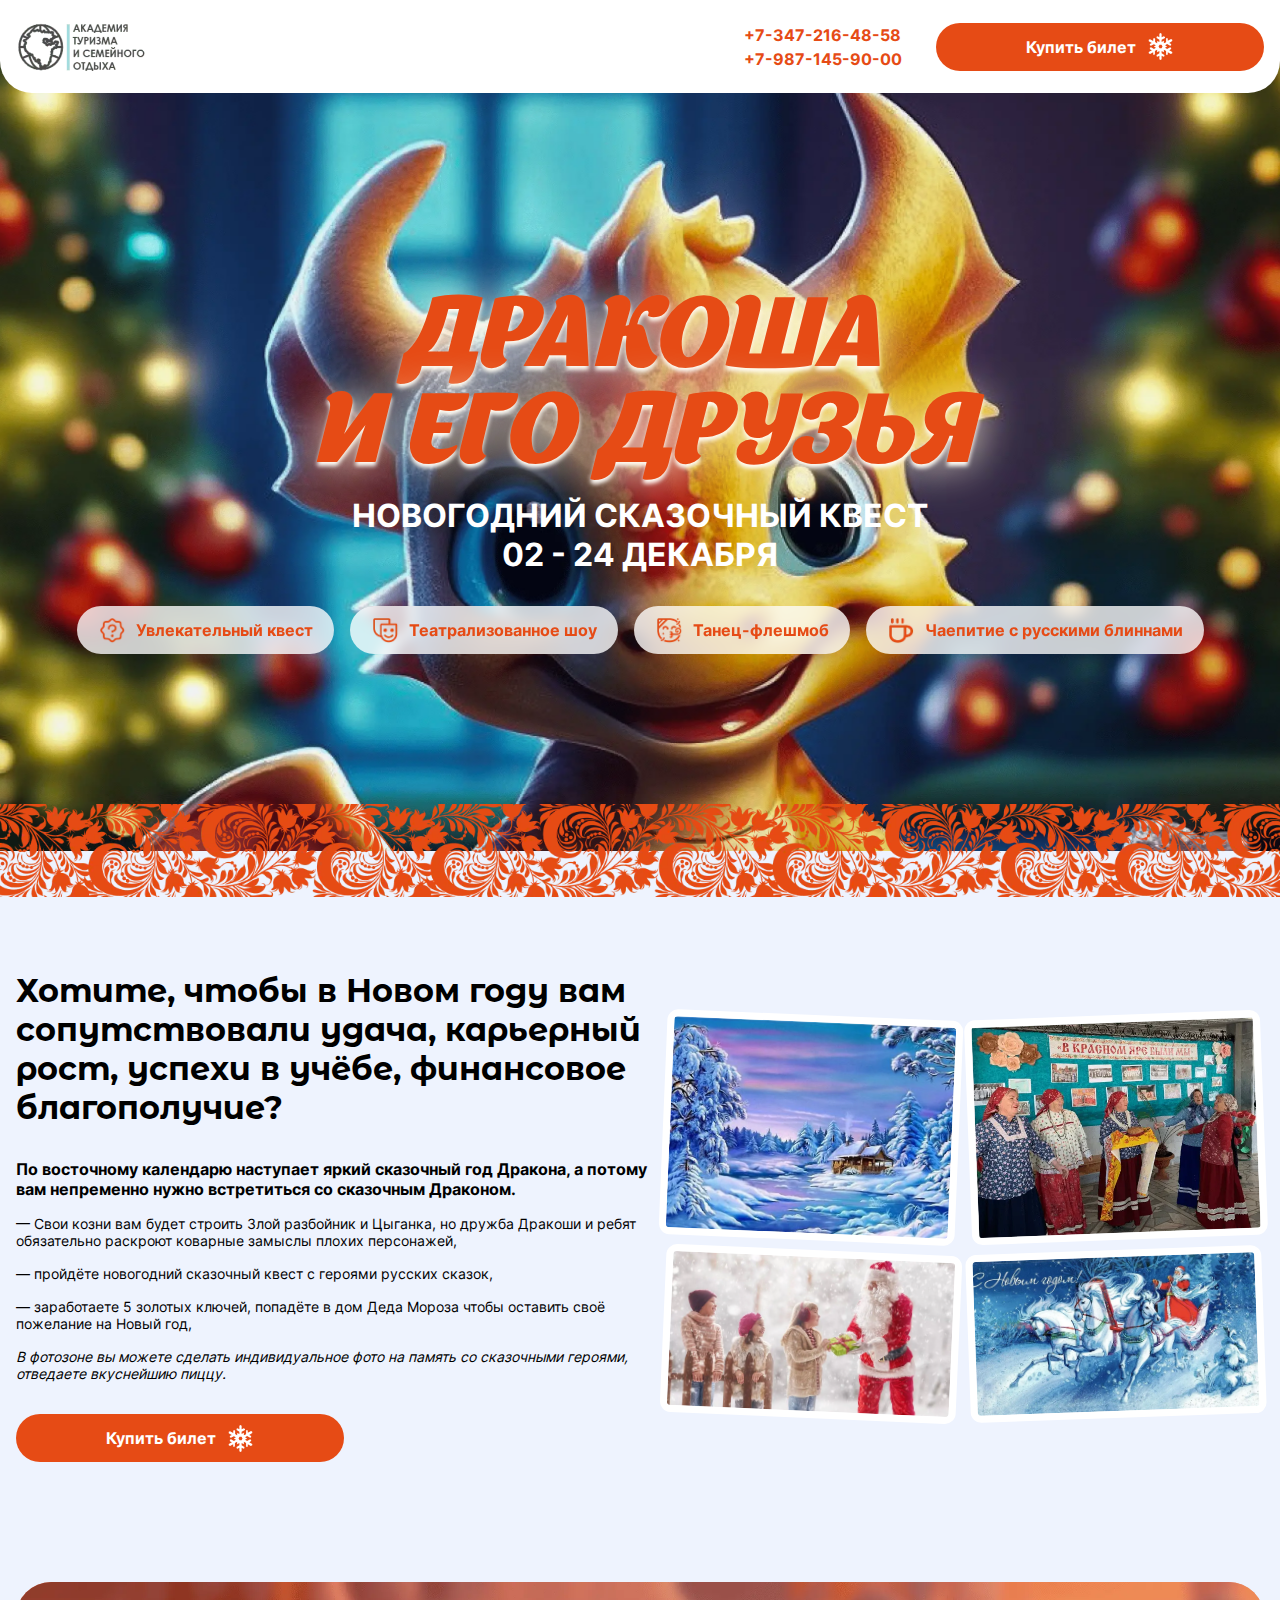
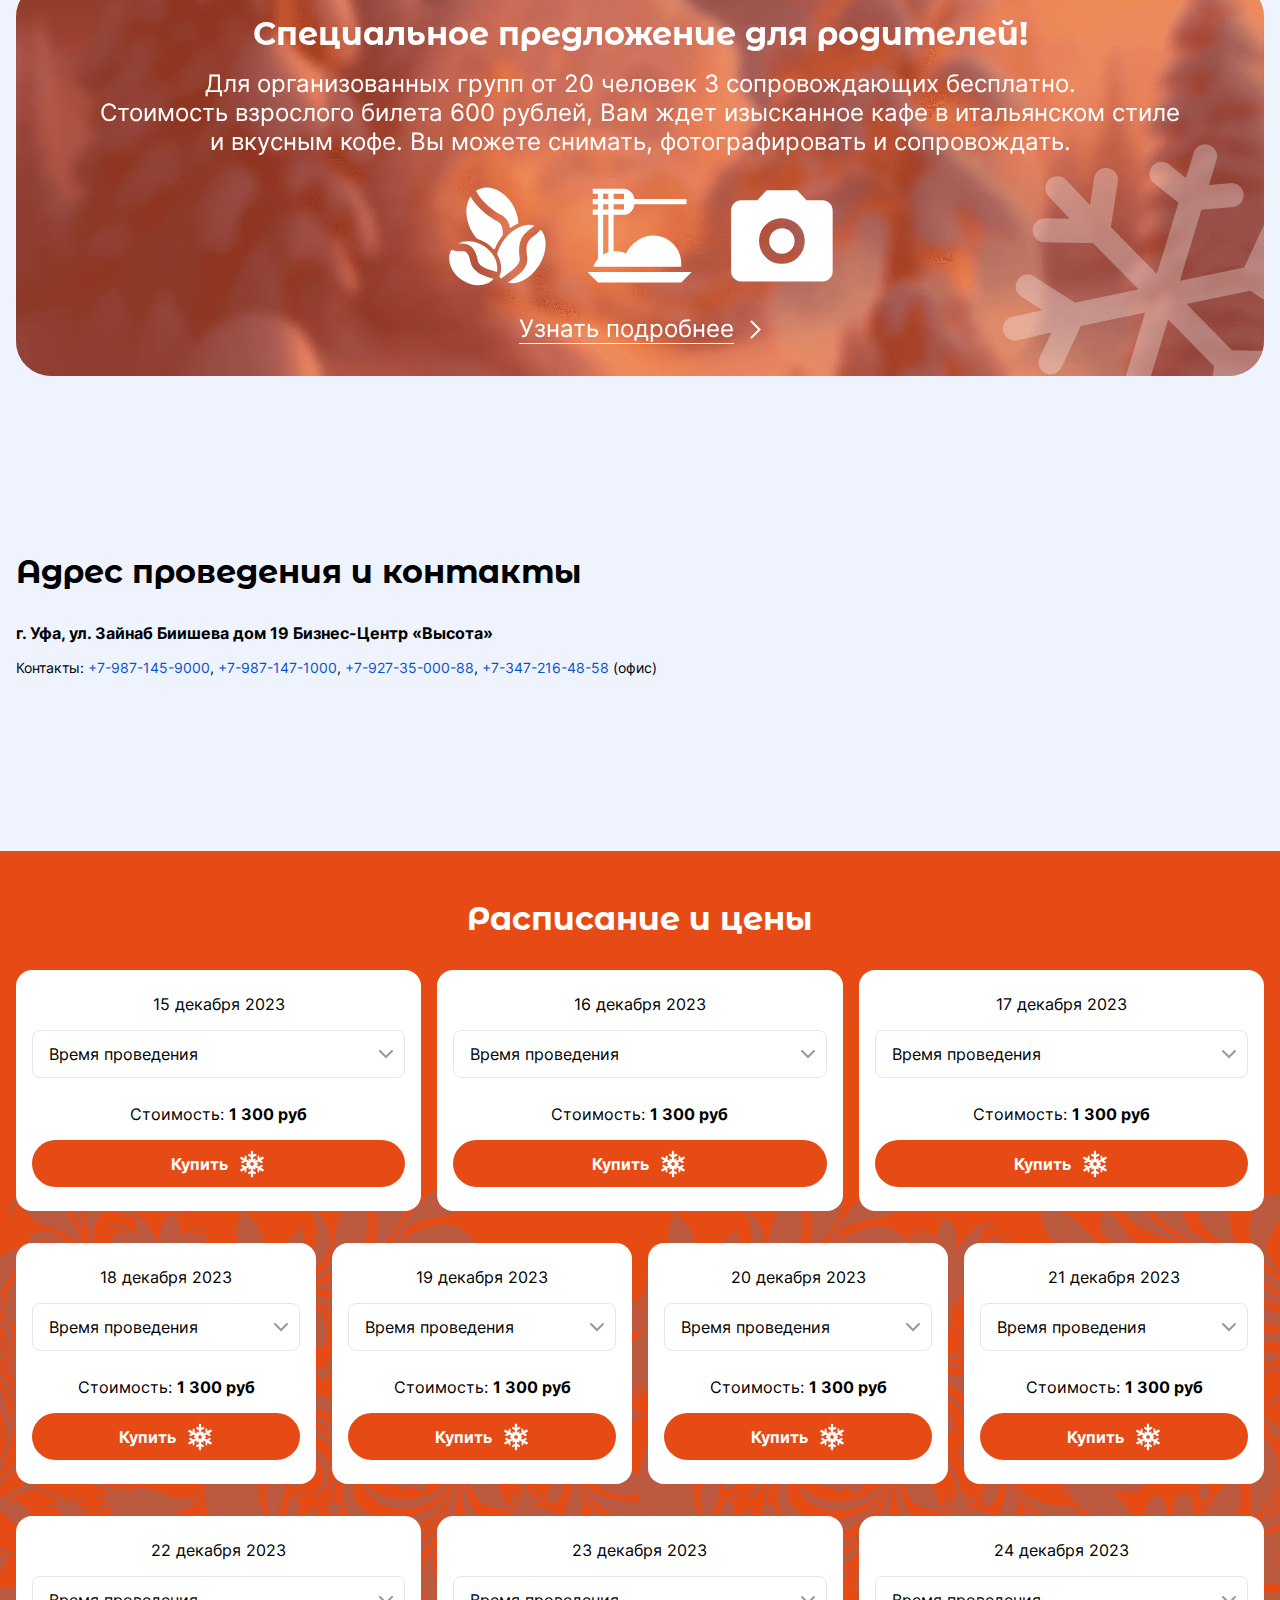
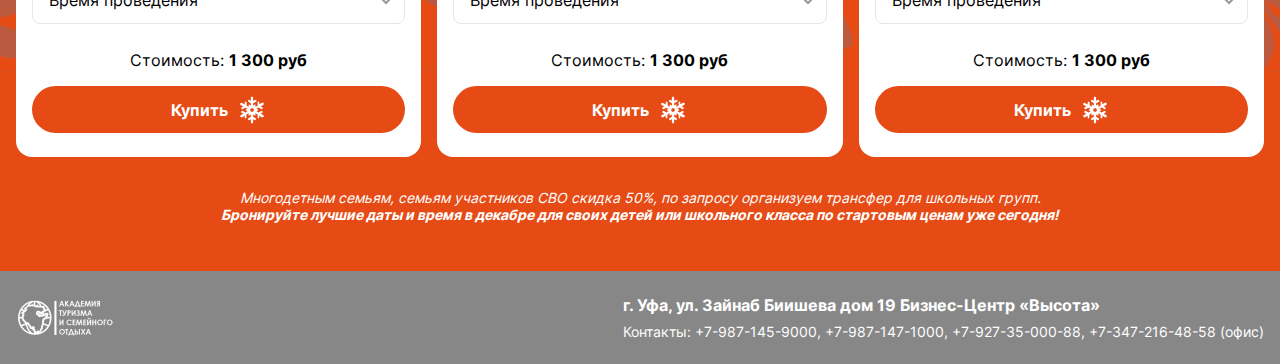
<file: index.html>
<!doctype html>
<html lang="ru">
  <head>
  <style>.loaded { opacity: 1 }</style>
  <meta charset="UTF-8">
  <meta http-equiv="X-UA-Compatible" content="IE=edge">
  <meta name="viewport" content="width=device-width,initial-scale=1">
  <link rel="shortcut icon" href="favicon.ico" type="image/x-icon">
  <link rel="stylesheet" href="css/style.min.css?_v=20231130160005">
  <title>Главная</title>
</head>

  <body>
    <div class="wrapper">
      <header class="header" id="header">
  <div class="header__container">
    <a href="#header" class="logo header__logo">
      <picture><source srcset="images/logo.webp" type="image/webp"><img src="images/logo.png" alt=""></picture>
    </a>
    <div class="header__number">
      <a href="tel:+73472164858">
        +7-347-216-48-58
      </a>
      <a href="tel:+79871459000">
        +7-987-145-90-00
      </a>
    </div>
    <a href="#inquiry" class="button header__button">
      <p>
        Купить билет
      </p>
      <svg xmlns="http://www.w3.org/2000/svg" width="29" height="29" viewBox="0 0 29 29" fill="none">
        <path d="M13.38 27.2058V23.6543L11.5001 24.7698L10.58 24.1908V22.9426L13.38 21.2704V18.9363L11.14 20.3089V17.8359L8.89999 19.0086V22.363L7.97431 23.0518L7.21999 22.4296V20.1829L4.09855 21.9312L2.73999 21.3718V19.9555L5.92359 18.1803L3.85999 17.16V15.8608L5.04887 15.2297L7.96871 16.9478L9.99143 15.7807L9.94551 15.7443L7.89311 14.5554L9.89119 13.3078L7.88807 12.1413L4.96879 13.8504L3.85999 13.3078V12.0158L5.84351 10.9082L2.73999 9.19848V7.78224L4.03975 7.1584L7.21999 8.94872V6.66616L8.05159 6.03504L9.13967 6.69584L9.10831 10.1146L11.1652 11.303L11.1837 8.8888L13.38 10.0642V7.73072L10.58 6.05744V4.8176L11.5001 4.2296L13.38 5.34512V1.80144L14.4966 1.06L15.62 1.80144V5.34512L17.8074 4.20776L18.98 4.8904V6.00592L15.62 7.73072V10.0642L17.86 8.79472V11.3338L20.1 10.1667V6.51328L20.9148 6.02832L21.78 6.51272V8.84624L25.0515 7.12144L26.26 7.80352V9.12456L23.1828 10.8998L25.14 11.994V13.2562L24.1152 13.814L21.1321 12.0455L19.0718 13.3593L21.0593 14.607L19.0102 15.7953L21.1226 16.9108L24.1404 15.2386L25.14 15.9196V17.1236L23.2808 18.1803L26.26 19.9555V21.3499L24.8477 21.9306L21.78 20.2574V22.4722L20.9288 23.0596L20.1 22.4722V19.111L17.86 17.8718V20.2058L15.62 18.9358V21.2698L18.42 22.942V24.263L17.4977 24.7693L15.62 23.6549V27.2064L14.4966 27.94L13.38 27.2058ZM12.559 14.5515L13.6152 16.18H15.583L16.4863 14.5515L15.5321 12.82H13.5642L12.559 14.5515Z" fill="white"/>
      </svg>
    </a>
  </div>
</header>
      <main class="page">
        <div data-observ></div>
        <div class="about">
    <div class="about__container">
        <h1 class="about__title">
            ДРАКОША 
            <br>и его друзья
        </h1>
        <p class="about__text">
            НОВОГОДНИЙ СКАЗОЧНЫЙ КВЕСТ
            <br>02 - 24 декабря
        </p>
        <div class="about__row">
            <div class="about__item">
                <picture><source srcset="images/about-item1.webp" type="image/webp"><img src="images/about-item1.png" alt=""></picture>
                <p>
                    Увлекательный квест
                </p>
            </div>
            <div class="about__item">
                <picture><source srcset="images/about-item2.webp" type="image/webp"><img src="images/about-item2.png" alt=""></picture>
                <p>
                    Театрализованное шоу
                </p>
            </div>
            <div class="about__item">
                <picture><source srcset="images/about-item3.webp" type="image/webp"><img src="images/about-item3.png" alt=""></picture>
                <p>
                    Танец-флешмоб
                </p>
            </div>
            <div class="about__item">
                <picture><source srcset="images/about-item4.webp" type="image/webp"><img src="images/about-item4.png" alt=""></picture>
                <p>
                    Чаепитие с русскими блиннами
                </p>
            </div>

        </div>
    </div>
</div>
        <div class="wish">
    <div class="wish__container">
        <div class="wish__row">
            <div class="wish__body">
                <h2 class="wish__title">
                    Хотите, чтобы в Новом году вам сопутствовали удача, карьерный рост, успехи в учёбе, финансовое благополучие? 
                </h2>
                <p class="wish__sub-text">
                    По восточному календарю наступает яркий сказочный год Дракона, а потому вам непременно нужно встретиться со сказочным Драконом.
                </p>
                <ul class="wish__list">
                    <li class="wish__item">
                        — Свои козни вам будет строить Злой разбойник и Цыганка, но дружба Дракоши и ребят обязательно раскроют коварные замыслы плохих персонажей,
                    </li>
                    <li class="wish__item">
                        — пройдёте новогодний сказочный квест с героями русских сказок, 
                    </li>
                    <li class="wish__item">
                        — заработаете 5 золотых ключей, попадёте в дом Деда Мороза чтобы оставить своё пожелание на Новый год, 
                    </li>
                </ul>
                <p class="wish__quote">
                    В фотозоне вы можете сделать индивидуальное фото на память со сказочными героями, отведаете вкуснейшию пиццу.
                </p>
                <div class="wish__button-row" data-da=".wish__container, 1024, last">
                    <a href="#inquiry" class="button wish__button">
                        <p>
                            Купить билет
                        </p>
                        <svg xmlns="http://www.w3.org/2000/svg" width="29" height="29" viewBox="0 0 29 29" fill="none">
                            <path d="M13.38 27.2058V23.6543L11.5001 24.7698L10.58 24.1908V22.9426L13.38 21.2704V18.9363L11.14 20.3089V17.8359L8.89999 19.0086V22.363L7.97431 23.0518L7.21999 22.4296V20.1829L4.09855 21.9312L2.73999 21.3718V19.9555L5.92359 18.1803L3.85999 17.16V15.8608L5.04887 15.2297L7.96871 16.9478L9.99143 15.7807L9.94551 15.7443L7.89311 14.5554L9.89119 13.3078L7.88807 12.1413L4.96879 13.8504L3.85999 13.3078V12.0158L5.84351 10.9082L2.73999 9.19848V7.78224L4.03975 7.1584L7.21999 8.94872V6.66616L8.05159 6.03504L9.13967 6.69584L9.10831 10.1146L11.1652 11.303L11.1837 8.8888L13.38 10.0642V7.73072L10.58 6.05744V4.8176L11.5001 4.2296L13.38 5.34512V1.80144L14.4966 1.06L15.62 1.80144V5.34512L17.8074 4.20776L18.98 4.8904V6.00592L15.62 7.73072V10.0642L17.86 8.79472V11.3338L20.1 10.1667V6.51328L20.9148 6.02832L21.78 6.51272V8.84624L25.0515 7.12144L26.26 7.80352V9.12456L23.1828 10.8998L25.14 11.994V13.2562L24.1152 13.814L21.1321 12.0455L19.0718 13.3593L21.0593 14.607L19.0102 15.7953L21.1226 16.9108L24.1404 15.2386L25.14 15.9196V17.1236L23.2808 18.1803L26.26 19.9555V21.3499L24.8477 21.9306L21.78 20.2574V22.4722L20.9288 23.0596L20.1 22.4722V19.111L17.86 17.8718V20.2058L15.62 18.9358V21.2698L18.42 22.942V24.263L17.4977 24.7693L15.62 23.6549V27.2064L14.4966 27.94L13.38 27.2058ZM12.559 14.5515L13.6152 16.18H15.583L16.4863 14.5515L15.5321 12.82H13.5642L12.559 14.5515Z" fill="white"/>
                        </svg>
                    </a>
                </div>
            </div>
            <div class="wish__row-img">
                <div class="wish__img">
                    <picture><source srcset="images/wish-img1.webp" type="image/webp"><img src="images/wish-img1.jpg" alt=""></picture>
                </div>
                <div class="wish__img">
                    <picture><source srcset="images/wish-img2.webp" type="image/webp"><img src="images/wish-img2.jpg" alt=""></picture>
                </div>
                <div class="wish__img">
                    <picture><source srcset="images/wish-img3.webp" type="image/webp"><img src="images/wish-img3.jpg" alt=""></picture>
                </div>
                <div class="wish__img">
                    <picture><source srcset="images/wish-img4.webp" type="image/webp"><img src="images/wish-img4.jpg" alt=""></picture>
                </div>
            </div>
        </div>
    </div>
</div>
        <div class="proposal">
    <div class="proposal__container">
        <div class="proposal__content">
            <h2 class="proposal__title">
                Специальное предложение для родителей!
            </h2>
            <p class="proposal__text">
                Для организованных групп от 20 человек 3 сопровождающих бесплатно. 
                <br>Стоимость взрослого билета 600 рублей, Вам ждет изысканное кафе в итальянском стиле 
                <br>и вкусным кофе. Вы можете снимать, фотографировать и сопровождать.
            </p>
            <div class="proposal__row">
                <div class="proposal__item">
                    <img src="images/proposal-item1.svg" alt="">
                </div>
                <div class="proposal__item">
                    <img src="images/proposal-item2.svg" alt="">
                </div>
                <div class="proposal__item">
                    <img src="images/proposal-item3.svg" alt="">
                </div>
            </div>
            <a target="_blank" href="https://api.whatsapp.com/send?phone=79871459000" class="proposal__button">
                <p>
                    Узнать подробнее
                </p>
                <svg xmlns="http://www.w3.org/2000/svg" width="11" height="19" viewBox="0 0 11 19" fill="none">
                    <path d="M1.5 17.5L9.5 9.5L1.5 1.5" stroke="white" stroke-width="2" stroke-linecap="round"/>
                </svg>
            </a>
        </div>
    </div>
</div>
        <div class="address">
    <div class="address__container">
        <div class="address__row">
            <div class="address__body">
                <h2 class="address__title">
                    Адрес проведения и контакты
                </h2>
                <p class="address__text">
                    г. Уфа, ул. Зайнаб Биишева дом 19 Бизнес-Центр «Высота»
                </p>
                <div class="address__contacts">
                    <span>
                        Контакты:
                    </span>
                    <a href="tel:+79871459000">
                        +7-987-145-9000<span>,</span>
                    </a>
                    
                    <a href="tel:+79871471000">
                        +7-987-147-1000<span>,</span>
                    </a>
                    <a href="tel:+79273500088">
                        +7-927-35-000-88<span>,</span>
                    </a>
                    <a href="tel:+73472164858">
                        +7-347-216-48-58
                    </a>
                    <span>
                         (офис)
                    </span>
                </div>
            </div>
            <div class="address__card">
                <iframe src="https://yandex.ru/map-widget/v1/?um=constructor%3A5c06e8a02cc8660c0119ca1f7feccce2d7039b39d15485a928a4250d44da366b&amp;source=constructor" frameborder="0"></iframe>            
            </div>
        </div>
    </div>
</div>
        <div class="inquiry" id="inquiry">
    <div class="inquiry__container">
        <h2 class="inquiry__title">
            Расписание и цены
        </h2>
        <div class="inquiry__content">
            <div class="inquiry__row-two">
                <div class="inquiry__item item-inquiry">
                    <p class="item-inquiry__data">
                        15 декабря 2023
                    </p>
                    <div class="item-inquiry__select select">
                        <input class="select__input" type="hidden" name="">
                        <div class="select__head">Время проведения</div>
                        <ul class="select__list">
                            <li class="select__item">12.00</li>
                            <li class="select__item">14.00</li>
                            <li class="select__item">16.00</li>
                            <li class="select__item">18.00</li>
                        </ul>
                    </div>
                    <p class="item-inquiry__cost">
                        Стоимость:  <span>1 300 руб</span>
                    </p>
                    <div class="button item-inquiry__button">
                        <p>
                            Купить
                        </p>
                        <svg xmlns="http://www.w3.org/2000/svg" width="28" height="28" viewBox="0 0 28 28" fill="none">
                            <path d="M12.88 26.7059V23.1544L11.0001 24.2699L10.08 23.6909V22.4426L12.88 20.7705V18.4364L10.64 19.8089V17.336L8.39999 18.5086V21.863L7.47431 22.5518L6.71999 21.9297V19.6829L3.59855 21.4313L2.23999 20.8718V19.4556L5.42359 17.6804L3.35999 16.6601V15.3609L4.54887 14.7297L7.46871 16.4478L9.49143 15.2808L9.44551 15.2444L7.39311 14.0555L9.39119 12.8078L7.38807 11.6413L4.46879 13.3505L3.35999 12.8078V11.5159L5.34351 10.4082L2.23999 8.69854V7.2823L3.53975 6.65846L6.71999 8.44878V6.16622L7.55159 5.5351L8.63967 6.1959L8.60831 9.6147L10.6652 10.803L10.6837 8.38886L12.88 9.5643V7.23078L10.08 5.5575V4.31766L11.0001 3.72966L12.88 4.84518V1.3015L13.9966 0.560059L15.12 1.3015V4.84518L17.3074 3.70782L18.48 4.39046V5.50598L15.12 7.23078V9.5643L17.36 8.29478V10.8338L19.6 9.66678V6.01334L20.4148 5.52838L21.28 6.01278V8.3463L24.5515 6.6215L25.76 7.30358V8.62462L22.6828 10.3998L24.64 11.4941V12.7563L23.6152 13.3141L20.6321 11.5456L18.5718 12.8593L20.5593 14.107L18.5102 15.2953L20.6226 16.4109L23.6404 14.7387L24.64 15.4197V16.6237L22.7808 17.6804L25.76 19.4556V20.85L24.3477 21.4307L21.28 19.7574V21.9722L20.4288 22.5597L19.6 21.9722V18.6111L17.36 17.3718V19.7059L15.12 18.4358V20.7699L17.92 22.4421V23.7631L16.9977 24.2693L15.12 23.1549V26.7065L13.9966 27.4401L12.88 26.7059ZM12.059 14.0516L13.1152 15.6801H15.083L15.9863 14.0516L15.0321 12.3201H13.0642L12.059 14.0516Z" fill="white"/>
                        </svg>
                    </div>
                </div>
                <div class="inquiry__item item-inquiry">
                    <p class="item-inquiry__data">
                        16 декабря 2023
                    </p>
                    <div class="item-inquiry__select select">
                        <input class="select__input" type="hidden" name="">
                        <div class="select__head">Время проведения</div>
                        <ul class="select__list">
                            <li class="select__item">12.00</li>
                            <li class="select__item">14.00</li>
                            <li class="select__item">16.00</li>
                            <li class="select__item">18.00</li>
                        </ul>
                    </div>
                    <p class="item-inquiry__cost">
                        Стоимость:  <span>1 300 руб</span>
                    </p>
                    <div class="button item-inquiry__button">
                        <p>
                            Купить
                        </p>
                        <svg xmlns="http://www.w3.org/2000/svg" width="28" height="28" viewBox="0 0 28 28" fill="none">
                            <path d="M12.88 26.7059V23.1544L11.0001 24.2699L10.08 23.6909V22.4426L12.88 20.7705V18.4364L10.64 19.8089V17.336L8.39999 18.5086V21.863L7.47431 22.5518L6.71999 21.9297V19.6829L3.59855 21.4313L2.23999 20.8718V19.4556L5.42359 17.6804L3.35999 16.6601V15.3609L4.54887 14.7297L7.46871 16.4478L9.49143 15.2808L9.44551 15.2444L7.39311 14.0555L9.39119 12.8078L7.38807 11.6413L4.46879 13.3505L3.35999 12.8078V11.5159L5.34351 10.4082L2.23999 8.69854V7.2823L3.53975 6.65846L6.71999 8.44878V6.16622L7.55159 5.5351L8.63967 6.1959L8.60831 9.6147L10.6652 10.803L10.6837 8.38886L12.88 9.5643V7.23078L10.08 5.5575V4.31766L11.0001 3.72966L12.88 4.84518V1.3015L13.9966 0.560059L15.12 1.3015V4.84518L17.3074 3.70782L18.48 4.39046V5.50598L15.12 7.23078V9.5643L17.36 8.29478V10.8338L19.6 9.66678V6.01334L20.4148 5.52838L21.28 6.01278V8.3463L24.5515 6.6215L25.76 7.30358V8.62462L22.6828 10.3998L24.64 11.4941V12.7563L23.6152 13.3141L20.6321 11.5456L18.5718 12.8593L20.5593 14.107L18.5102 15.2953L20.6226 16.4109L23.6404 14.7387L24.64 15.4197V16.6237L22.7808 17.6804L25.76 19.4556V20.85L24.3477 21.4307L21.28 19.7574V21.9722L20.4288 22.5597L19.6 21.9722V18.6111L17.36 17.3718V19.7059L15.12 18.4358V20.7699L17.92 22.4421V23.7631L16.9977 24.2693L15.12 23.1549V26.7065L13.9966 27.4401L12.88 26.7059ZM12.059 14.0516L13.1152 15.6801H15.083L15.9863 14.0516L15.0321 12.3201H13.0642L12.059 14.0516Z" fill="white"/>
                        </svg>
                    </div>
                </div>
                <div class="inquiry__item item-inquiry">
                    <p class="item-inquiry__data">
                        17 декабря 2023
                    </p>
                    <div class="item-inquiry__select select">
                        <input class="select__input" type="hidden" name="">
                        <div class="select__head">Время проведения</div>
                        <ul class="select__list">
                            <li class="select__item">12.00</li>
                            <li class="select__item">14.00</li>
                            <li class="select__item">16.00</li>
                            <li class="select__item">18.00</li>
                        </ul>
                    </div>
                    <p class="item-inquiry__cost">
                        Стоимость:  <span>1 300 руб</span>
                    </p>
                    <div class="button item-inquiry__button">
                        <p>
                            Купить
                        </p>
                        <svg xmlns="http://www.w3.org/2000/svg" width="28" height="28" viewBox="0 0 28 28" fill="none">
                            <path d="M12.88 26.7059V23.1544L11.0001 24.2699L10.08 23.6909V22.4426L12.88 20.7705V18.4364L10.64 19.8089V17.336L8.39999 18.5086V21.863L7.47431 22.5518L6.71999 21.9297V19.6829L3.59855 21.4313L2.23999 20.8718V19.4556L5.42359 17.6804L3.35999 16.6601V15.3609L4.54887 14.7297L7.46871 16.4478L9.49143 15.2808L9.44551 15.2444L7.39311 14.0555L9.39119 12.8078L7.38807 11.6413L4.46879 13.3505L3.35999 12.8078V11.5159L5.34351 10.4082L2.23999 8.69854V7.2823L3.53975 6.65846L6.71999 8.44878V6.16622L7.55159 5.5351L8.63967 6.1959L8.60831 9.6147L10.6652 10.803L10.6837 8.38886L12.88 9.5643V7.23078L10.08 5.5575V4.31766L11.0001 3.72966L12.88 4.84518V1.3015L13.9966 0.560059L15.12 1.3015V4.84518L17.3074 3.70782L18.48 4.39046V5.50598L15.12 7.23078V9.5643L17.36 8.29478V10.8338L19.6 9.66678V6.01334L20.4148 5.52838L21.28 6.01278V8.3463L24.5515 6.6215L25.76 7.30358V8.62462L22.6828 10.3998L24.64 11.4941V12.7563L23.6152 13.3141L20.6321 11.5456L18.5718 12.8593L20.5593 14.107L18.5102 15.2953L20.6226 16.4109L23.6404 14.7387L24.64 15.4197V16.6237L22.7808 17.6804L25.76 19.4556V20.85L24.3477 21.4307L21.28 19.7574V21.9722L20.4288 22.5597L19.6 21.9722V18.6111L17.36 17.3718V19.7059L15.12 18.4358V20.7699L17.92 22.4421V23.7631L16.9977 24.2693L15.12 23.1549V26.7065L13.9966 27.4401L12.88 26.7059ZM12.059 14.0516L13.1152 15.6801H15.083L15.9863 14.0516L15.0321 12.3201H13.0642L12.059 14.0516Z" fill="white"/>
                        </svg>
                    </div>
                </div>
                
            </div>
            <div class="inquiry__row">
                <div class="inquiry__item item-inquiry">
                    <p class="item-inquiry__data">
                        18 декабря 2023
                    </p>
                    <div class="item-inquiry__select select">
                        <input class="select__input" type="hidden" name="">
                        <div class="select__head">Время проведения</div>
                        <ul class="select__list">
                            <li class="select__item">12.00</li>
                            <li class="select__item">14.00</li>
                            <li class="select__item">16.00</li>
                            <li class="select__item">18.00</li>
                        </ul>
                    </div>
                    <p class="item-inquiry__cost">
                        Стоимость:  <span>1 300 руб</span>
                    </p>
                    <div class="button item-inquiry__button">
                        <p>
                            Купить
                        </p>
                        <svg xmlns="http://www.w3.org/2000/svg" width="28" height="28" viewBox="0 0 28 28" fill="none">
                            <path d="M12.88 26.7059V23.1544L11.0001 24.2699L10.08 23.6909V22.4426L12.88 20.7705V18.4364L10.64 19.8089V17.336L8.39999 18.5086V21.863L7.47431 22.5518L6.71999 21.9297V19.6829L3.59855 21.4313L2.23999 20.8718V19.4556L5.42359 17.6804L3.35999 16.6601V15.3609L4.54887 14.7297L7.46871 16.4478L9.49143 15.2808L9.44551 15.2444L7.39311 14.0555L9.39119 12.8078L7.38807 11.6413L4.46879 13.3505L3.35999 12.8078V11.5159L5.34351 10.4082L2.23999 8.69854V7.2823L3.53975 6.65846L6.71999 8.44878V6.16622L7.55159 5.5351L8.63967 6.1959L8.60831 9.6147L10.6652 10.803L10.6837 8.38886L12.88 9.5643V7.23078L10.08 5.5575V4.31766L11.0001 3.72966L12.88 4.84518V1.3015L13.9966 0.560059L15.12 1.3015V4.84518L17.3074 3.70782L18.48 4.39046V5.50598L15.12 7.23078V9.5643L17.36 8.29478V10.8338L19.6 9.66678V6.01334L20.4148 5.52838L21.28 6.01278V8.3463L24.5515 6.6215L25.76 7.30358V8.62462L22.6828 10.3998L24.64 11.4941V12.7563L23.6152 13.3141L20.6321 11.5456L18.5718 12.8593L20.5593 14.107L18.5102 15.2953L20.6226 16.4109L23.6404 14.7387L24.64 15.4197V16.6237L22.7808 17.6804L25.76 19.4556V20.85L24.3477 21.4307L21.28 19.7574V21.9722L20.4288 22.5597L19.6 21.9722V18.6111L17.36 17.3718V19.7059L15.12 18.4358V20.7699L17.92 22.4421V23.7631L16.9977 24.2693L15.12 23.1549V26.7065L13.9966 27.4401L12.88 26.7059ZM12.059 14.0516L13.1152 15.6801H15.083L15.9863 14.0516L15.0321 12.3201H13.0642L12.059 14.0516Z" fill="white"/>
                        </svg>
                    </div>
                </div>
                <div class="inquiry__item item-inquiry">
                    <p class="item-inquiry__data">
                        19 декабря 2023
                    </p>
                    <div class="item-inquiry__select select">
                        <input class="select__input" type="hidden" name="">
                        <div class="select__head">Время проведения</div>
                        <ul class="select__list">
                            <li class="select__item">12.00</li>
                            <li class="select__item">14.00</li>
                            <li class="select__item">16.00</li>
                            <li class="select__item">18.00</li>
                        </ul>
                    </div>
                    <p class="item-inquiry__cost">
                        Стоимость:  <span>1 300 руб</span>
                    </p>
                    <div class="button item-inquiry__button">
                        <p>
                            Купить
                        </p>
                        <svg xmlns="http://www.w3.org/2000/svg" width="28" height="28" viewBox="0 0 28 28" fill="none">
                            <path d="M12.88 26.7059V23.1544L11.0001 24.2699L10.08 23.6909V22.4426L12.88 20.7705V18.4364L10.64 19.8089V17.336L8.39999 18.5086V21.863L7.47431 22.5518L6.71999 21.9297V19.6829L3.59855 21.4313L2.23999 20.8718V19.4556L5.42359 17.6804L3.35999 16.6601V15.3609L4.54887 14.7297L7.46871 16.4478L9.49143 15.2808L9.44551 15.2444L7.39311 14.0555L9.39119 12.8078L7.38807 11.6413L4.46879 13.3505L3.35999 12.8078V11.5159L5.34351 10.4082L2.23999 8.69854V7.2823L3.53975 6.65846L6.71999 8.44878V6.16622L7.55159 5.5351L8.63967 6.1959L8.60831 9.6147L10.6652 10.803L10.6837 8.38886L12.88 9.5643V7.23078L10.08 5.5575V4.31766L11.0001 3.72966L12.88 4.84518V1.3015L13.9966 0.560059L15.12 1.3015V4.84518L17.3074 3.70782L18.48 4.39046V5.50598L15.12 7.23078V9.5643L17.36 8.29478V10.8338L19.6 9.66678V6.01334L20.4148 5.52838L21.28 6.01278V8.3463L24.5515 6.6215L25.76 7.30358V8.62462L22.6828 10.3998L24.64 11.4941V12.7563L23.6152 13.3141L20.6321 11.5456L18.5718 12.8593L20.5593 14.107L18.5102 15.2953L20.6226 16.4109L23.6404 14.7387L24.64 15.4197V16.6237L22.7808 17.6804L25.76 19.4556V20.85L24.3477 21.4307L21.28 19.7574V21.9722L20.4288 22.5597L19.6 21.9722V18.6111L17.36 17.3718V19.7059L15.12 18.4358V20.7699L17.92 22.4421V23.7631L16.9977 24.2693L15.12 23.1549V26.7065L13.9966 27.4401L12.88 26.7059ZM12.059 14.0516L13.1152 15.6801H15.083L15.9863 14.0516L15.0321 12.3201H13.0642L12.059 14.0516Z" fill="white"/>
                        </svg>
                    </div>
                </div>
                <div class="inquiry__item item-inquiry">
                    <p class="item-inquiry__data">
                        20 декабря 2023
                    </p>
                    <div class="item-inquiry__select select">
                        <input class="select__input" type="hidden" name="">
                        <div class="select__head">Время проведения</div>
                        <ul class="select__list">
                            <li class="select__item">12.00</li>
                            <li class="select__item">14.00</li>
                            <li class="select__item">16.00</li>
                            <li class="select__item">18.00</li>
                        </ul>
                    </div>
                    <p class="item-inquiry__cost">
                        Стоимость:  <span>1 300 руб</span>
                    </p>
                    <div class="button item-inquiry__button">
                        <p>
                            Купить
                        </p>
                        <svg xmlns="http://www.w3.org/2000/svg" width="28" height="28" viewBox="0 0 28 28" fill="none">
                            <path d="M12.88 26.7059V23.1544L11.0001 24.2699L10.08 23.6909V22.4426L12.88 20.7705V18.4364L10.64 19.8089V17.336L8.39999 18.5086V21.863L7.47431 22.5518L6.71999 21.9297V19.6829L3.59855 21.4313L2.23999 20.8718V19.4556L5.42359 17.6804L3.35999 16.6601V15.3609L4.54887 14.7297L7.46871 16.4478L9.49143 15.2808L9.44551 15.2444L7.39311 14.0555L9.39119 12.8078L7.38807 11.6413L4.46879 13.3505L3.35999 12.8078V11.5159L5.34351 10.4082L2.23999 8.69854V7.2823L3.53975 6.65846L6.71999 8.44878V6.16622L7.55159 5.5351L8.63967 6.1959L8.60831 9.6147L10.6652 10.803L10.6837 8.38886L12.88 9.5643V7.23078L10.08 5.5575V4.31766L11.0001 3.72966L12.88 4.84518V1.3015L13.9966 0.560059L15.12 1.3015V4.84518L17.3074 3.70782L18.48 4.39046V5.50598L15.12 7.23078V9.5643L17.36 8.29478V10.8338L19.6 9.66678V6.01334L20.4148 5.52838L21.28 6.01278V8.3463L24.5515 6.6215L25.76 7.30358V8.62462L22.6828 10.3998L24.64 11.4941V12.7563L23.6152 13.3141L20.6321 11.5456L18.5718 12.8593L20.5593 14.107L18.5102 15.2953L20.6226 16.4109L23.6404 14.7387L24.64 15.4197V16.6237L22.7808 17.6804L25.76 19.4556V20.85L24.3477 21.4307L21.28 19.7574V21.9722L20.4288 22.5597L19.6 21.9722V18.6111L17.36 17.3718V19.7059L15.12 18.4358V20.7699L17.92 22.4421V23.7631L16.9977 24.2693L15.12 23.1549V26.7065L13.9966 27.4401L12.88 26.7059ZM12.059 14.0516L13.1152 15.6801H15.083L15.9863 14.0516L15.0321 12.3201H13.0642L12.059 14.0516Z" fill="white"/>
                        </svg>
                    </div>
                </div>
                <div class="inquiry__item item-inquiry">
                    <p class="item-inquiry__data">
                        21 декабря 2023
                    </p>
                    <div class="item-inquiry__select select">
                        <input class="select__input" type="hidden" name="">
                        <div class="select__head">Время проведения</div>
                        <ul class="select__list">
                            <li class="select__item">12.00</li>
                            <li class="select__item">14.00</li>
                            <li class="select__item">16.00</li>
                            <li class="select__item">18.00</li>
                        </ul>
                    </div>
                    <p class="item-inquiry__cost">
                        Стоимость:  <span>1 300 руб</span>
                    </p>
                    <div class="button item-inquiry__button">
                        <p>
                            Купить
                        </p>
                        <svg xmlns="http://www.w3.org/2000/svg" width="28" height="28" viewBox="0 0 28 28" fill="none">
                            <path d="M12.88 26.7059V23.1544L11.0001 24.2699L10.08 23.6909V22.4426L12.88 20.7705V18.4364L10.64 19.8089V17.336L8.39999 18.5086V21.863L7.47431 22.5518L6.71999 21.9297V19.6829L3.59855 21.4313L2.23999 20.8718V19.4556L5.42359 17.6804L3.35999 16.6601V15.3609L4.54887 14.7297L7.46871 16.4478L9.49143 15.2808L9.44551 15.2444L7.39311 14.0555L9.39119 12.8078L7.38807 11.6413L4.46879 13.3505L3.35999 12.8078V11.5159L5.34351 10.4082L2.23999 8.69854V7.2823L3.53975 6.65846L6.71999 8.44878V6.16622L7.55159 5.5351L8.63967 6.1959L8.60831 9.6147L10.6652 10.803L10.6837 8.38886L12.88 9.5643V7.23078L10.08 5.5575V4.31766L11.0001 3.72966L12.88 4.84518V1.3015L13.9966 0.560059L15.12 1.3015V4.84518L17.3074 3.70782L18.48 4.39046V5.50598L15.12 7.23078V9.5643L17.36 8.29478V10.8338L19.6 9.66678V6.01334L20.4148 5.52838L21.28 6.01278V8.3463L24.5515 6.6215L25.76 7.30358V8.62462L22.6828 10.3998L24.64 11.4941V12.7563L23.6152 13.3141L20.6321 11.5456L18.5718 12.8593L20.5593 14.107L18.5102 15.2953L20.6226 16.4109L23.6404 14.7387L24.64 15.4197V16.6237L22.7808 17.6804L25.76 19.4556V20.85L24.3477 21.4307L21.28 19.7574V21.9722L20.4288 22.5597L19.6 21.9722V18.6111L17.36 17.3718V19.7059L15.12 18.4358V20.7699L17.92 22.4421V23.7631L16.9977 24.2693L15.12 23.1549V26.7065L13.9966 27.4401L12.88 26.7059ZM12.059 14.0516L13.1152 15.6801H15.083L15.9863 14.0516L15.0321 12.3201H13.0642L12.059 14.0516Z" fill="white"/>
                        </svg>
                    </div>
                </div>
                
            </div>
            <div class="inquiry__row-two">
                <div class="inquiry__item item-inquiry">
                    <p class="item-inquiry__data">
                        22 декабря 2023
                    </p>
                    <div class="item-inquiry__select select">
                        <input class="select__input" type="hidden" name="">
                        <div class="select__head">Время проведения</div>
                        <ul class="select__list">
                            <li class="select__item">12.00</li>
                            <li class="select__item">14.00</li>
                            <li class="select__item">16.00</li>
                            <li class="select__item">18.00</li>
                        </ul>
                    </div>
                    <p class="item-inquiry__cost">
                        Стоимость:  <span>1 300 руб</span>
                    </p>
                    <div class="button item-inquiry__button">
                        <p>
                            Купить
                        </p>
                        <svg xmlns="http://www.w3.org/2000/svg" width="28" height="28" viewBox="0 0 28 28" fill="none">
                            <path d="M12.88 26.7059V23.1544L11.0001 24.2699L10.08 23.6909V22.4426L12.88 20.7705V18.4364L10.64 19.8089V17.336L8.39999 18.5086V21.863L7.47431 22.5518L6.71999 21.9297V19.6829L3.59855 21.4313L2.23999 20.8718V19.4556L5.42359 17.6804L3.35999 16.6601V15.3609L4.54887 14.7297L7.46871 16.4478L9.49143 15.2808L9.44551 15.2444L7.39311 14.0555L9.39119 12.8078L7.38807 11.6413L4.46879 13.3505L3.35999 12.8078V11.5159L5.34351 10.4082L2.23999 8.69854V7.2823L3.53975 6.65846L6.71999 8.44878V6.16622L7.55159 5.5351L8.63967 6.1959L8.60831 9.6147L10.6652 10.803L10.6837 8.38886L12.88 9.5643V7.23078L10.08 5.5575V4.31766L11.0001 3.72966L12.88 4.84518V1.3015L13.9966 0.560059L15.12 1.3015V4.84518L17.3074 3.70782L18.48 4.39046V5.50598L15.12 7.23078V9.5643L17.36 8.29478V10.8338L19.6 9.66678V6.01334L20.4148 5.52838L21.28 6.01278V8.3463L24.5515 6.6215L25.76 7.30358V8.62462L22.6828 10.3998L24.64 11.4941V12.7563L23.6152 13.3141L20.6321 11.5456L18.5718 12.8593L20.5593 14.107L18.5102 15.2953L20.6226 16.4109L23.6404 14.7387L24.64 15.4197V16.6237L22.7808 17.6804L25.76 19.4556V20.85L24.3477 21.4307L21.28 19.7574V21.9722L20.4288 22.5597L19.6 21.9722V18.6111L17.36 17.3718V19.7059L15.12 18.4358V20.7699L17.92 22.4421V23.7631L16.9977 24.2693L15.12 23.1549V26.7065L13.9966 27.4401L12.88 26.7059ZM12.059 14.0516L13.1152 15.6801H15.083L15.9863 14.0516L15.0321 12.3201H13.0642L12.059 14.0516Z" fill="white"/>
                        </svg>
                    </div>
                </div>
                <div class="inquiry__item item-inquiry">
                    <p class="item-inquiry__data">
                        23 декабря 2023
                    </p>
                    <div class="item-inquiry__select select">
                        <input class="select__input" type="hidden" name="">
                        <div class="select__head">Время проведения</div>
                        <ul class="select__list">
                            <li class="select__item">12.00</li>
                            <li class="select__item">14.00</li>
                            <li class="select__item">16.00</li>
                            <li class="select__item">18.00</li>
                        </ul>
                    </div>
                    <p class="item-inquiry__cost">
                        Стоимость:  <span>1 300 руб</span>
                    </p>
                    <div class="button item-inquiry__button">
                        <p>
                            Купить
                        </p>
                        <svg xmlns="http://www.w3.org/2000/svg" width="28" height="28" viewBox="0 0 28 28" fill="none">
                            <path d="M12.88 26.7059V23.1544L11.0001 24.2699L10.08 23.6909V22.4426L12.88 20.7705V18.4364L10.64 19.8089V17.336L8.39999 18.5086V21.863L7.47431 22.5518L6.71999 21.9297V19.6829L3.59855 21.4313L2.23999 20.8718V19.4556L5.42359 17.6804L3.35999 16.6601V15.3609L4.54887 14.7297L7.46871 16.4478L9.49143 15.2808L9.44551 15.2444L7.39311 14.0555L9.39119 12.8078L7.38807 11.6413L4.46879 13.3505L3.35999 12.8078V11.5159L5.34351 10.4082L2.23999 8.69854V7.2823L3.53975 6.65846L6.71999 8.44878V6.16622L7.55159 5.5351L8.63967 6.1959L8.60831 9.6147L10.6652 10.803L10.6837 8.38886L12.88 9.5643V7.23078L10.08 5.5575V4.31766L11.0001 3.72966L12.88 4.84518V1.3015L13.9966 0.560059L15.12 1.3015V4.84518L17.3074 3.70782L18.48 4.39046V5.50598L15.12 7.23078V9.5643L17.36 8.29478V10.8338L19.6 9.66678V6.01334L20.4148 5.52838L21.28 6.01278V8.3463L24.5515 6.6215L25.76 7.30358V8.62462L22.6828 10.3998L24.64 11.4941V12.7563L23.6152 13.3141L20.6321 11.5456L18.5718 12.8593L20.5593 14.107L18.5102 15.2953L20.6226 16.4109L23.6404 14.7387L24.64 15.4197V16.6237L22.7808 17.6804L25.76 19.4556V20.85L24.3477 21.4307L21.28 19.7574V21.9722L20.4288 22.5597L19.6 21.9722V18.6111L17.36 17.3718V19.7059L15.12 18.4358V20.7699L17.92 22.4421V23.7631L16.9977 24.2693L15.12 23.1549V26.7065L13.9966 27.4401L12.88 26.7059ZM12.059 14.0516L13.1152 15.6801H15.083L15.9863 14.0516L15.0321 12.3201H13.0642L12.059 14.0516Z" fill="white"/>
                        </svg>
                    </div>
                </div>
                <div class="inquiry__item item-inquiry">
                    <p class="item-inquiry__data">
                        24 декабря 2023
                    </p>
                    <div class="item-inquiry__select select">
                        <input class="select__input" type="hidden" name="">
                        <div class="select__head">Время проведения</div>
                        <ul class="select__list">
                            <li class="select__item">12.00</li>
                            <li class="select__item">14.00</li>
                            <li class="select__item">16.00</li>
                            <li class="select__item">18.00</li>
                        </ul>
                    </div>
                    <p class="item-inquiry__cost">
                        Стоимость:  <span>1 300 руб</span>
                    </p>
                    <div class="button item-inquiry__button">
                        <p>
                            Купить
                        </p>
                        <svg xmlns="http://www.w3.org/2000/svg" width="28" height="28" viewBox="0 0 28 28" fill="none">
                            <path d="M12.88 26.7059V23.1544L11.0001 24.2699L10.08 23.6909V22.4426L12.88 20.7705V18.4364L10.64 19.8089V17.336L8.39999 18.5086V21.863L7.47431 22.5518L6.71999 21.9297V19.6829L3.59855 21.4313L2.23999 20.8718V19.4556L5.42359 17.6804L3.35999 16.6601V15.3609L4.54887 14.7297L7.46871 16.4478L9.49143 15.2808L9.44551 15.2444L7.39311 14.0555L9.39119 12.8078L7.38807 11.6413L4.46879 13.3505L3.35999 12.8078V11.5159L5.34351 10.4082L2.23999 8.69854V7.2823L3.53975 6.65846L6.71999 8.44878V6.16622L7.55159 5.5351L8.63967 6.1959L8.60831 9.6147L10.6652 10.803L10.6837 8.38886L12.88 9.5643V7.23078L10.08 5.5575V4.31766L11.0001 3.72966L12.88 4.84518V1.3015L13.9966 0.560059L15.12 1.3015V4.84518L17.3074 3.70782L18.48 4.39046V5.50598L15.12 7.23078V9.5643L17.36 8.29478V10.8338L19.6 9.66678V6.01334L20.4148 5.52838L21.28 6.01278V8.3463L24.5515 6.6215L25.76 7.30358V8.62462L22.6828 10.3998L24.64 11.4941V12.7563L23.6152 13.3141L20.6321 11.5456L18.5718 12.8593L20.5593 14.107L18.5102 15.2953L20.6226 16.4109L23.6404 14.7387L24.64 15.4197V16.6237L22.7808 17.6804L25.76 19.4556V20.85L24.3477 21.4307L21.28 19.7574V21.9722L20.4288 22.5597L19.6 21.9722V18.6111L17.36 17.3718V19.7059L15.12 18.4358V20.7699L17.92 22.4421V23.7631L16.9977 24.2693L15.12 23.1549V26.7065L13.9966 27.4401L12.88 26.7059ZM12.059 14.0516L13.1152 15.6801H15.083L15.9863 14.0516L15.0321 12.3201H13.0642L12.059 14.0516Z" fill="white"/>
                        </svg>
                    </div>
                </div>
            </div>
        </div>
        <div class="inquiry__text">
            <p>
                Многодетным семьям, семьям участников СВО скидка 50%, по запросу организуем трансфер для школьных групп.
            </p>
            <p class="bold">
                Бронируйте лучшие даты и время в декабре для своих детей или школьного класса по стартовым ценам уже сегодня!
            </p>
        </div>
    </div>
</div>

        
      </main>
      <footer class="footer">
  <div class="footer__container">
    <a href="#header" class="logo footer__logo">
      <picture><source srcset="images/logo-two.webp" type="image/webp"><img src="images/logo-two.png" alt=""></picture>
    </a>
    <div class="footer__content">
      <p class="address__text">
        г. Уфа, ул. Зайнаб Биишева дом 19 Бизнес-Центр «Высота»
      </p>
    <div class="address__contacts">
        <span>
            Контакты:
        </span>
        <a href="tel:+79871459000">
            +7-987-145-9000<span>,</span>
        </a>
        
        <a href="tel:+79871471000">
            +7-987-147-1000<span>,</span>
        </a>
        <a href="tel:+79273500088">
            +7-927-35-000-88<span>,</span>
        </a>
        <a href="tel:+73472164858">
            +7-347-216-48-58
        </a>
        <span>
             (офис)
        </span>
    </div>
    </div>
  </div>
</footer>
    </div>
    <script src="js/app.min.js?_v=20231130160005"></script>
  </body>
</html>
</file>
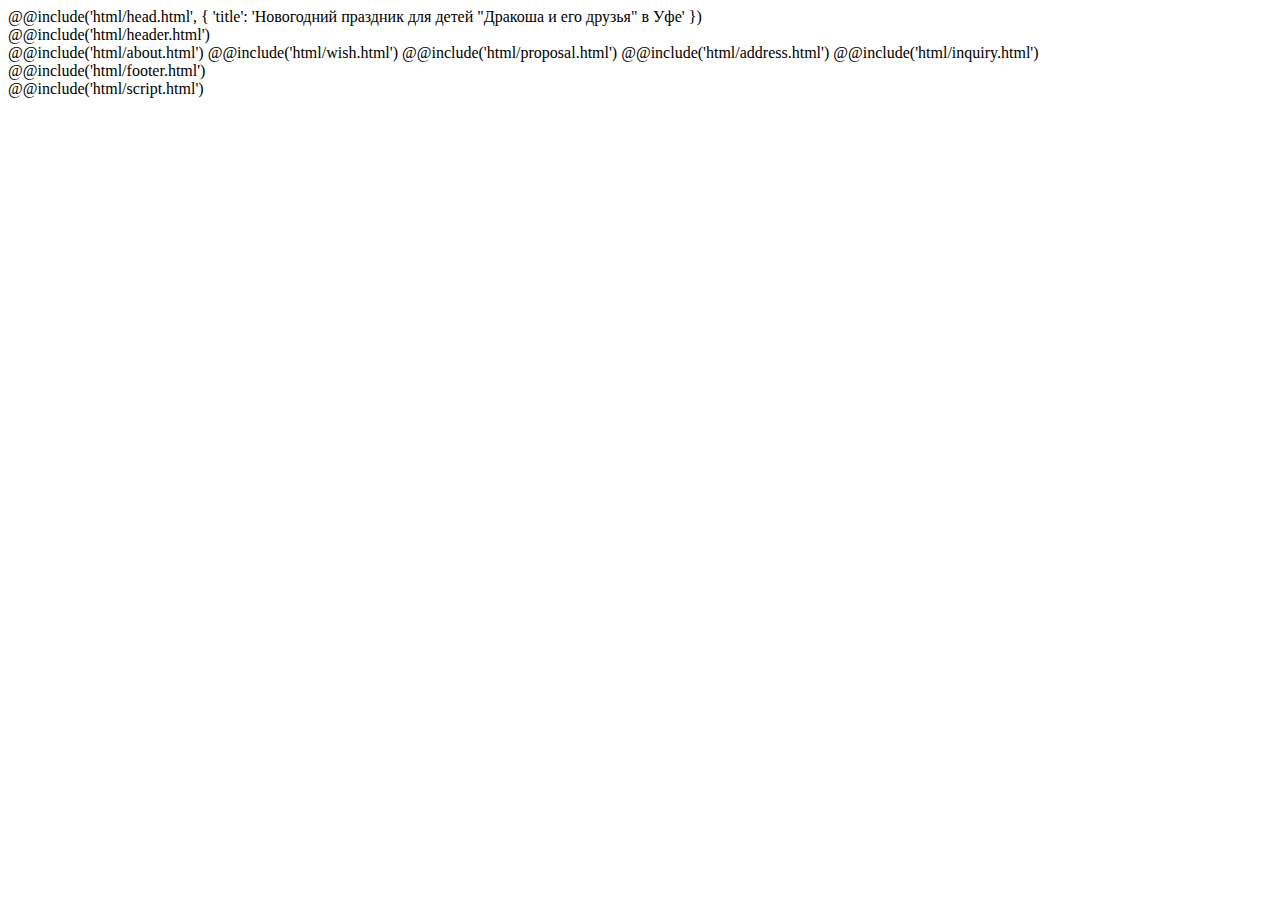
<file: src/index.html>
<!DOCTYPE html>
<html lang="ru">
  @@include('html/head.html', {
    'title': 'Новогодний праздник для детей "Дракоша и его друзья" в Уфе'
  })
  <body>
    <div class="wrapper">
      @@include('html/header.html')
      <main class="page">
        <div data-observ></div>
        @@include('html/about.html')
        @@include('html/wish.html')
        @@include('html/proposal.html')
        @@include('html/address.html')
        @@include('html/inquiry.html')
      </main>
      @@include('html/footer.html')
    </div>
    @@include('html/script.html')
  </body>
</html>
</file>
<file: css/style.min.css>
@charset "UTF-8";@font-face{font-family:Inter;font-display:swap;src:url(../fonts/Inter-Bold.woff2) format("woff2");font-weight:700;font-style:normal}@font-face{font-family:Inter;font-display:swap;src:url(../fonts/Inter-Regular.woff2) format("woff2");font-weight:400;font-style:normal}@font-face{font-family:MontserratAlternates;font-display:swap;src:url(../fonts/MontserratAlternates-Bold.woff2) format("woff2");font-weight:700;font-style:normal}@font-face{font-family:appetite;font-display:swap;src:url(../fonts/appetite.woff2) format("woff2");font-weight:400;font-style:normal}:root{--bs-font-family:"Inter",sans-serif;--bs-font-size:16px;--bs-font-weight:400;--bs-line-height:1;--bs-font-color:#000;--bs-transition:.3s ease-in-out;--bs-radius:10px;--primary-color:#131313;--primary-hover-color:#2d2d2d;--secondary-color:#ff4040;--white-color:#fff;--black-color:#000;--blue-color:#009DFF;--bs-shadow:0px 2px 3px rgba(#000 10%),0px 8px 3px rgba(#000 10%);--hover-shadow:0 0 5px 0 rgba(#000 10%),0 0 10px 0 rgba(#000 10%),0 0 15px 0 rgba(#000 10%)}*{padding:0;margin:0;border:0;-webkit-tap-highlight-color:transparent}*,:after,:before{-webkit-box-sizing:border-box;box-sizing:border-box}:active,:focus{outline:0}aside,footer,header,nav{display:block}html{opacity:0;scroll-behavior:smooth;-webkit-transition:opacity .8s ease-in-out;transition:opacity .8s ease-in-out}html.loaded{opacity:1}html.lock{overflow:hidden;-ms-touch-action:none;touch-action:none}body,html{width:100%;height:100%;min-width:360px}body{-ms-scroll-chaining:none;overscroll-behavior:none;font-size:16px;font-size:var(--bs-font-size);font-family:Inter,sans-serif;font-family:var(--bs-font-family);font-weight:400;font-weight:var(--bs-font-weight);line-height:1;line-height:var(--bs-line-height);text-rendering:optimizelegibility;-webkit-text-size-adjust:100%;-moz-text-size-adjust:100%;-ms-text-size-adjust:100%;text-size-adjust:100%;-moz-osx-font-smoothing:grayscale;-webkit-font-smoothing:antialiased}button,input,textarea{font-family:inherit}input::-ms-clear{display:none}input[type=number]{-moz-appearance:textfield}input[type=number]::-webkit-inner-spin-button,input[type=number]::-webkit-outer-spin-button{-webkit-appearance:none}button{cursor:pointer;-webkit-user-select:none;-moz-user-select:none;-ms-user-select:none;user-select:none}button::-moz-focus-inner{padding:0;border:0}a{-webkit-text-decoration:none;text-decoration:none;-webkit-user-select:none;-moz-user-select:none;-ms-user-select:none;user-select:none}a:active,a:focus{outline:0}a:visited{-webkit-text-decoration:none;text-decoration:none}a:hover{-webkit-text-decoration:none;text-decoration:none}li,ul{list-style:none}img{vertical-align:top}h1,h2,h3,h4,h5,h6{font-size:inherit;font-weight:400}sup{color:inherit}*{scrollbar-width:.5rem;scrollbar-color:#131313 #d6d6d6;scrollbar-color:var(--primary-color) #d6d6d6}::-webkit-scrollbar{width:.5rem;background-color:#fff;background-color:var(--white-color)}::-webkit-scrollbar-track{-webkit-box-shadow:inset 0 0 .375rem rgba(0,0,0,.2);box-shadow:inset 0 0 .375rem rgba(0,0,0,.2);border-radius:.25rem;background:#eee}::-webkit-scrollbar-thumb{border-radius:.25rem;border:0 none #fff;background-color:#131313;background-color:var(--primary-color)}::-webkit-scrollbar-thumb:hover{background-color:#2d2d2d;background-color:var(--primary-hover-color)}@-webkit-keyframes show-header{0%{top:-100%}100%{top:0}}@keyframes show-header{0%{top:-100%}100%{top:0}}@-webkit-keyframes fade-up-big{0%{-webkit-transform:translateY(1rem);transform:translateY(1rem);opacity:0}100%{-webkit-transform:translateY(0);transform:translateY(0);opacity:1}}@keyframes fade-up-big{0%{-webkit-transform:translateY(1rem);transform:translateY(1rem);opacity:0}100%{-webkit-transform:translateY(0);transform:translateY(0);opacity:1}}@-webkit-keyframes rotation{from{-webkit-transform:rotate(0);transform:rotate(0)}to{-webkit-transform:rotate(359deg);transform:rotate(359deg)}}@keyframes rotation{from{-webkit-transform:rotate(0);transform:rotate(0)}to{-webkit-transform:rotate(359deg);transform:rotate(359deg)}}*{-webkit-tap-highlight-color:transparent;scroll-behavior:smooth}[class*=__container]{max-width:82rem;margin:0 auto;padding:0 1rem}[class*=-ibg]{position:relative}[class*=-ibg] img{position:absolute;width:100%;height:100%;top:0;left:0;-o-object-fit:cover;object-fit:cover}[class*=-ibg_contain] img{-o-object-fit:contain;object-fit:contain}.wrapper{display:-webkit-box;display:-ms-flexbox;display:flex;-webkit-box-orient:vertical;-webkit-box-direction:normal;-ms-flex-direction:column;flex-direction:column;min-height:100%;overflow:hidden}.page{position:relative;-webkit-box-flex:1;-ms-flex:1 1 auto;flex:1 1 auto}.page [data-observ]{position:absolute;top:0;left:0;width:100%;height:.125rem;background:0 0;pointer-events:none}.page_start{padding-top:6.25rem}body{line-height:normal;background-color:#eef3fe}h2{font-family:MontserratAlternates;font-weight:700}.button{display:-webkit-box;display:-ms-flexbox;display:flex;-webkit-box-align:center;-ms-flex-align:center;align-items:center;-webkit-box-pack:center;-ms-flex-pack:center;justify-content:center;gap:.625rem;max-width:20.5rem;width:100%;background:#e64b15;border-radius:48px;padding:.59375rem;cursor:pointer;-webkit-transition:all .3s ease 0s;transition:all .3s ease 0s}.button p{font-size:1rem;color:#fff;color:var(--white-color);font-weight:700}.button:hover{background:#d23800}.select{position:relative;display:block;width:100%}.select:not(:last-child){margin-bottom:.625rem}.select__head{position:relative;width:100%;max-width:100%;padding:.875rem 1rem;font-size:1rem;line-height:1.125rem;color:#000;min-width:13.5rem;cursor:pointer;border-radius:8px;border:1px solid #e6e6e6}.select__head::after{width:1rem;height:1rem;background:url(../images/select-str.svg) no-repeat center/cover;position:absolute;right:.625rem;bottom:50%;-webkit-transform:translateY(50%);-ms-transform:translateY(50%);transform:translateY(50%);content:"";display:block;-webkit-transition:.2s ease-in;transition:.2s ease-in}.select__head.open::after{-webkit-transform:translateY(50%) rotate(180deg);-ms-transform:translateY(50%) rotate(180deg);transform:translateY(50%) rotate(180deg)}.select__list{position:absolute;top:100%;left:.0625rem;right:0;background:#fff;-webkit-box-shadow:0 0 4px rgba(0,0,0,.2);box-shadow:0 0 4px rgba(0,0,0,.2);border-radius:10px;margin-top:5px;max-height:205px;overflow-x:hidden;overflow-y:auto;z-index:15;margin:0;padding:0;font-size:14px;color:#424348;scrollbar-color:dark;scrollbar-width:thin;-ms-scroll-chaining:none;overscroll-behavior:contain;max-height:0;opacity:0;pointer-events:none;-webkit-transition:all .3s ease 0s;transition:all .3s ease 0s}.select__list.open{max-height:1000px;opacity:1;pointer-events:all}.select__list::-webkit-scrollbar{width:7px;background-color:#f8f9fa;padding:5px}.select__list::-webkit-scrollbar-thumb{border-radius:10px;background-color:#d9d9d9}.select__list .select__item{position:relative;padding:.625rem;cursor:pointer;list-style-type:none;-webkit-transition:all .3s ease 0s;transition:all .3s ease 0s}.select__list .select__item.open{background:#f9fafb}.select__list .select__item:hover{background-color:rgba(224,229,231,.5)}.header{width:100%;z-index:50;background:#fff}.header__container{height:6.25rem;height:5.8125rem;display:-webkit-box;display:-ms-flexbox;display:flex;-webkit-box-align:center;-ms-flex-align:center;align-items:center}.header__logo{width:9.125rem}.header__logo img{width:100%}.header__number{display:-webkit-box;display:-ms-flexbox;display:flex;-webkit-box-orient:vertical;-webkit-box-direction:normal;-ms-flex-direction:column;flex-direction:column;gap:.25rem;margin-left:auto}.header__number a{color:#e64b15;font-weight:700;cursor:pointer}.header__number a:hover{color:#d23800}.about{margin-top:-5.8125rem;position:relative;padding-top:18.375rem}.no-webp .about::before{background:url(../images/about-img.png) no-repeat center center/cover}.about::before{position:absolute;content:"";width:100%;height:100%;top:0;left:0}.no-webp .about::after{background:url(../images/about-fon.png) no-repeat center center/cover}.about::after{position:absolute;content:"";width:1000;bottom:-2.875rem;left:0;z-index:2}.about__container{position:relative;z-index:2}.about__title{color:#e64b15;text-align:center;text-shadow:0 4px 44.7000007629px #fff4de,0 4px 4px #fff;font-family:Appetite;text-transform:uppercase;font-style:italic;line-height:normal;margin-bottom:.625rem}.about__text{font-weight:700;text-transform:uppercase;color:#fff;color:var(--white-color);text-align:center}.about__row{display:-webkit-box;display:-ms-flexbox;display:flex;-webkit-box-pack:center;-ms-flex-pack:center;justify-content:center}.about__item{border-radius:44px;background:rgba(255,255,255,.78);-webkit-backdrop-filter:blur(6.0500001907px);backdrop-filter:blur(6.0500001907px);display:-webkit-inline-box;display:-ms-inline-flexbox;display:inline-flex;-webkit-box-align:center;-ms-flex-align:center;align-items:center;-webkit-box-pack:center;-ms-flex-pack:center;justify-content:center}.about__item p{font-weight:700;color:#e64b15}.wish__row{display:-webkit-box;display:-ms-flexbox;display:flex;gap:.625rem;-webkit-box-align:center;-ms-flex-align:center;align-items:center}.wish__body{max-width:41.8125rem}.wish__sub-text{font-weight:700;margin-bottom:1rem}.wish__list{display:-webkit-box;display:-ms-flexbox;display:flex;-webkit-box-orient:vertical;-webkit-box-direction:normal;-ms-flex-direction:column;flex-direction:column;gap:1rem;margin-bottom:1rem}.wish__item{font-size:.875rem}.wish__quote{font-style:italic;font-size:.875rem}.wish__row-img{display:grid;grid-template-columns:1fr 1fr}.wish__img{background:#fff;background:var(--white-color)}.wish__img img{height:100%;width:100%;height:100%;-o-object-fit:cover;object-fit:cover}.wish__img:nth-child(1){-webkit-transform:rotate(2.392deg);-ms-transform:rotate(2.392deg);transform:rotate(2.392deg)}.wish__img:nth-child(2){-webkit-transform:rotate(-2.165deg);-ms-transform:rotate(-2.165deg);transform:rotate(-2.165deg)}.wish__img:nth-child(3){-webkit-transform:rotate(2.499deg);-ms-transform:rotate(2.499deg);transform:rotate(2.499deg)}.wish__img:nth-child(4){-webkit-transform:rotate(-2.028deg);-ms-transform:rotate(-2.028deg);transform:rotate(-2.028deg)}.proposal__content{background:rgba(230,75,21,.58);-webkit-backdrop-filter:blur(6.8000001907px);backdrop-filter:blur(6.8000001907px);border-radius:2.1875rem;color:#fff;color:var(--white-color);position:relative;overflow:hidden;display:-webkit-box;display:-ms-flexbox;display:flex;-webkit-box-orient:vertical;-webkit-box-direction:normal;-ms-flex-direction:column;flex-direction:column;-webkit-box-align:center;-ms-flex-align:center;align-items:center;gap:1rem}.no-webp .proposal__content::before{background:url(../images/proposal-fon.png) no-repeat center center/cover}.proposal__content::before{position:absolute;content:"";width:100%;height:100%;top:0;left:0;z-index:-1}.no-webp .proposal__content::after{background:url(../images/proposal-fon2.png) no-repeat center center/contain}.proposal__content::after{position:absolute;content:"";bottom:0;right:0;z-index:-1}.proposal__title{text-align:center}.proposal__text{max-width:70rem;text-align:center}.proposal__row{display:-webkit-box;display:-ms-flexbox;display:flex;gap:1rem;-webkit-box-pack:center;-ms-flex-pack:center;justify-content:center;-webkit-box-align:center;-ms-flex-align:center;align-items:center}.proposal__item img{width:100%}.proposal__button{color:#fff;color:var(--white-color);display:-webkit-box;display:-ms-flexbox;display:flex;-webkit-box-align:center;-ms-flex-align:center;align-items:center}.proposal__button p{display:inline-block;border-bottom:1px solid #fff}.proposal__button svg{width:.6875rem;height:1.1875rem}.address__row{display:-webkit-box;display:-ms-flexbox;display:flex;-webkit-box-align:center;-ms-flex-align:center;align-items:center;-webkit-box-pack:justify;-ms-flex-pack:justify;justify-content:space-between;gap:1rem}.address__text{font-weight:700}.address__contacts{font-size:.875rem}.address__contacts span{color:#000}.address__contacts a{color:#0a54c6;-webkit-transition:all .3s ease 0s;transition:all .3s ease 0s;cursor:pointer}.address__contacts a:hover{color:#0646a7}.address__card{width:100%;height:14.6875rem;border-radius:12px;overflow:hidden}.address__card iframe{width:100%;height:100%}.inquiry{padding-top:3rem;padding-bottom:3rem;background:#e64b15;position:relative}.no-webp .inquiry::before{background:url(../images/inquiry-fon.png) no-repeat center center/contain}.inquiry::before{position:absolute;content:"";width:100%;height:100%;top:0;left:0;z-index:1}.inquiry__container{position:relative;z-index:2}.inquiry__title{margin-bottom:2rem;text-align:center;color:#fff;color:var(--white-color)}.inquiry__content{display:-webkit-box;display:-ms-flexbox;display:flex;-webkit-box-orient:vertical;-webkit-box-direction:normal;-ms-flex-direction:column;flex-direction:column}.inquiry__row{display:grid;grid-template-columns:1fr 1fr 1fr 1fr;grid-gap:1rem;gap:1rem}.inquiry__row-two{display:grid;grid-template-columns:1fr 1fr 1fr;grid-gap:1rem;gap:1rem}.inquiry__text{text-align:center}.inquiry__text p{font-size:.875rem;color:#fff;color:var(--white-color);font-style:italic}.inquiry__text p.bold{font-weight:700}.item-inquiry{padding:1.5rem 1rem;border-radius:16px;background:#fff;display:-webkit-box;display:-ms-flexbox;display:flex;-webkit-box-orient:vertical;-webkit-box-direction:normal;-ms-flex-direction:column;flex-direction:column;-webkit-box-align:center;-ms-flex-align:center;align-items:center;gap:1rem}.item-inquiry__data{font-size:700;text-align:center}.item-inquiry__cost span{font-weight:700}.item-inquiry__button{width:100%;max-width:100%}.footer{padding:1.5rem 0;background:#878787}.footer__logo{width:6.875rem}.footer__logo img{width:100%}.footer__container{display:-webkit-box;display:-ms-flexbox;display:flex;-webkit-box-align:center;-ms-flex-align:center;align-items:center;-webkit-box-pack:justify;-ms-flex-pack:justify;justify-content:space-between}.footer .address__text{color:#fff;color:var(--white-color);margin-bottom:.5rem}.footer .address__contacts{color:#fff;color:var(--white-color)}.footer .address__contacts a{color:#fff;color:var(--white-color)}.footer .address__contacts span{color:#fff;color:var(--white-color)}@media (min-width:80em){h2{font-size:2rem}.header{border-bottom-left-radius:2rem}.header{border-bottom-right-radius:2rem}.header__number a{font-size:1rem}.header__button{margin-left:2.125rem}.header__button{max-width:20.5rem}.about{padding-top:18.375rem}.about{padding-bottom:12.3125rem}.about::after{width:139.125rem}.about::after{height:5.8125rem}.about__title{font-size:6rem}.about__text{font-size:2rem}.about__text{margin-bottom:2rem}.about__row{row-gap:1rem}.about__row{-webkit-column-gap:1rem;-moz-column-gap:1rem;column-gap:1rem}.about__item{padding-left:1.3125rem}.about__item{padding-right:1.3125rem}.about__item{padding-top:.625rem}.about__item{padding-bottom:.625rem}.about__item{gap:.625rem}.about__item img{width:1.75rem}.about__item img{height:1.75rem}.about__item p{font-size:1rem}.about__item:nth-child(1){padding-left:1.3125rem}.about__item:nth-child(1){padding-right:1.3125rem}.about__item:nth-child(2){padding-left:1.3125rem}.about__item:nth-child(2){padding-right:1.3125rem}.wish{padding-top:7.5rem}.wish__body{max-width:41.8125rem}.wish__title{margin-bottom:2rem}.wish__quote{margin-bottom:2rem}.wish__row-img{max-width:37.5625rem}.wish__row-img{gap:.558125rem}.wish__img{padding:.44625rem}.wish__img{border-radius:.66975rem}.wish__img img{border-radius:.223125rem}.proposal{padding-top:7.5rem}.proposal__content::after{width:20.0625rem}.proposal__content::after{height:18.6875rem}.proposal__content{padding-top:2rem}.proposal__content{padding-bottom:2rem}.proposal__content{padding-left:2rem}.proposal__content{padding-right:2rem}.proposal__text{font-size:1.5rem}.proposal__item{width:7.875rem}.proposal__button{gap:1rem}.proposal__button p{font-size:1.5rem}.address{padding-top:7.5rem}.address__title{margin-bottom:2rem}.address__text{margin-bottom:1rem}.address__text{font-size:1rem}.address__card{max-width:36rem}.inquiry{margin-top:7.5rem}.inquiry__content{gap:2rem}.inquiry__text{margin-top:2rem}}@media (min-width:2227px){.about::after{width:100%}}@media (max-width:1140px){.about__row{-ms-flex-wrap:wrap;flex-wrap:wrap}}@media (max-width:1070px){.inquiry__row{grid-template-columns:1fr 1fr}}@media (max-width:1024px){.wish__row{-webkit-box-orient:vertical;-webkit-box-direction:normal;-ms-flex-direction:column;flex-direction:column}.wish__button-row{display:-webkit-box;display:-ms-flexbox;display:flex;-webkit-box-pack:center;-ms-flex-pack:center;justify-content:center}.address__row{max-width:41.7925rem;-webkit-box-orient:vertical;-webkit-box-direction:normal;-ms-flex-direction:column;flex-direction:column;margin:0 auto}}@media (max-width:1024px) and (max-width:22.5em){.wish__row{gap:1rem}.wish__body{max-width:41.75rem}.wish__button-row{margin-top:1.25rem}.wish__row-img{max-width:41.75rem}.address__row{gap:1rem}.address__card{max-width:39.375rem}}@media (max-width:900px){.about::after{bottom:-1.6875rem}.inquiry__container{max-width:41.7925rem}.inquiry__content{max-width:41.7925rem;margin:0 auto}.inquiry__row{grid-template-columns:1fr}.inquiry__row-two{grid-template-columns:1fr}}@media (max-width:820px){.footer__container{-webkit-box-pack:center;-ms-flex-pack:center;justify-content:center}.footer__content{display:none}}@media (max-width:750px) and (max-width:22.5em){.header__container{height:2.5rem}.header__logo{width:4rem}}@media (max-width:750px){.header__button{display:none}}@media (max-width:743px){.proposal__title{max-width:28.125rem}}@media (max-width:680px){.address__contacts{display:-webkit-box;display:-ms-flexbox;display:flex;-webkit-box-orient:vertical;-webkit-box-direction:normal;-ms-flex-direction:column;flex-direction:column}}@media (max-width:650px){.select__list .select__item{padding:.625rem .875rem}}@media (max-width:550px){.header__number a:first-child{display:none}}@media (max-width:22.5em){h2{font-size:1.5rem}.header{border-bottom-left-radius:1rem}.header{border-bottom-right-radius:1rem}.header__number a{font-size:.875rem}.header__button{margin-left:.9375rem}.header__button{max-width:12.5rem}.about{padding-top:10.875rem}.about{padding-bottom:8.375rem}.about::after{width:82.3125rem}.about::after{height:3.4375rem}.about__title{font-size:2rem}.about__text{font-size:.73125rem}.about__text{margin-bottom:.625rem}.about__row{row-gap:.25rem}.about__row{-webkit-column-gap:.5rem;-moz-column-gap:.5rem;column-gap:.5rem}.about__item{padding-left:.625rem}.about__item{padding-right:.625rem}.about__item{padding-top:.3125rem}.about__item{padding-bottom:.3125rem}.about__item{gap:.25rem}.about__item img{width:1rem}.about__item img{height:1rem}.about__item p{font-size:.625rem}.about__item:nth-child(1){padding-left:.875rem}.about__item:nth-child(1){padding-right:.875rem}.about__item:nth-child(2){padding-left:.875rem}.about__item:nth-child(2){padding-right:.875rem}.wish{padding-top:4rem}.wish__body{max-width:12.5rem}.wish__title{margin-bottom:1rem}.wish__quote{margin-bottom:1rem}.wish__row-img{max-width:18.75rem}.wish__row-img{gap:.3125rem}.wish__img{padding:.249375rem}.wish__img{border-radius:.373875rem}.wish__img img{border-radius:.124625rem}.proposal{padding-top:.625rem}.proposal__content::after{width:8.0625rem}.proposal__content::after{height:7.5625rem}.proposal__content{padding-top:1.5rem}.proposal__content{padding-bottom:1.5rem}.proposal__content{padding-left:1rem}.proposal__content{padding-right:1rem}.proposal__text{font-size:.875rem}.proposal__item{width:4.11875rem}.proposal__button{gap:.5rem}.proposal__button p{font-size:1rem}.address{padding-top:3.875rem}.address__title{margin-bottom:1rem}.address__text{margin-bottom:.5rem}.address__text{font-size:.875rem}.address__card{max-width:18.75rem}.inquiry{margin-top:3.875rem}.inquiry__content{gap:1rem}.inquiry__text{margin-top:1rem}}@media (min-width:22.5em) and (max-width:80em){@supports (font-size:clamp(1.5rem ,1.3043478261rem + 0.8695652174vw ,2rem)){h2{font-size:clamp(1.5rem ,1.3043478261rem + .8695652174vw ,2rem)}}@supports not (font-size:clamp(1.5rem ,1.3043478261rem + 0.8695652174vw ,2rem)){h2{font-size:calc(1.5rem + .5 * (100vw - 22.5rem)/ 57.5)}}@supports (border-bottom-left-radius:clamp(1rem ,0.6086956522rem + 1.7391304348vw ,2rem)){.header{border-bottom-left-radius:clamp(1rem ,.6086956522rem + 1.7391304348vw ,2rem)}}@supports not (border-bottom-left-radius:clamp(1rem ,0.6086956522rem + 1.7391304348vw ,2rem)){.header{border-bottom-left-radius:calc(1rem + 1 * (100vw - 22.5rem)/ 57.5)}}@supports (border-bottom-right-radius:clamp(1rem ,0.6086956522rem + 1.7391304348vw ,2rem)){.header{border-bottom-right-radius:clamp(1rem ,.6086956522rem + 1.7391304348vw ,2rem)}}@supports not (border-bottom-right-radius:clamp(1rem ,0.6086956522rem + 1.7391304348vw ,2rem)){.header{border-bottom-right-radius:calc(1rem + 1 * (100vw - 22.5rem)/ 57.5)}}@supports (font-size:clamp(0.875rem ,0.8260869565rem + 0.2173913043vw ,1rem)){.header__number a{font-size:clamp(.875rem ,.8260869565rem + .2173913043vw ,1rem)}}@supports not (font-size:clamp(0.875rem ,0.8260869565rem + 0.2173913043vw ,1rem)){.header__number a{font-size:calc(.875rem + .125 * (100vw - 22.5rem)/ 57.5)}}@supports (margin-left:clamp(0.9375rem ,0.472826087rem + 2.0652173913vw ,2.125rem)){.header__button{margin-left:clamp(.9375rem ,.472826087rem + 2.0652173913vw ,2.125rem)}}@supports not (margin-left:clamp(0.9375rem ,0.472826087rem + 2.0652173913vw ,2.125rem)){.header__button{margin-left:calc(.9375rem + 1.1875 * (100vw - 22.5rem)/ 57.5)}}@supports (max-width:clamp(12.5rem ,9.3695652174rem + 13.9130434783vw ,20.5rem)){.header__button{max-width:clamp(12.5rem ,9.3695652174rem + 13.9130434783vw ,20.5rem)}}@supports not (max-width:clamp(12.5rem ,9.3695652174rem + 13.9130434783vw ,20.5rem)){.header__button{max-width:calc(12.5rem + 8 * (100vw - 22.5rem)/ 57.5)}}@supports (padding-top:clamp(10.875rem ,7.9402173913rem + 13.0434782609vw ,18.375rem)){.about{padding-top:clamp(10.875rem ,7.9402173913rem + 13.0434782609vw ,18.375rem)}}@supports not (padding-top:clamp(10.875rem ,7.9402173913rem + 13.0434782609vw ,18.375rem)){.about{padding-top:calc(10.875rem + 7.5 * (100vw - 22.5rem)/ 57.5)}}@supports (padding-bottom:clamp(8.375rem ,6.8342391304rem + 6.847826087vw ,12.3125rem)){.about{padding-bottom:clamp(8.375rem ,6.8342391304rem + 6.847826087vw ,12.3125rem)}}@supports not (padding-bottom:clamp(8.375rem ,6.8342391304rem + 6.847826087vw ,12.3125rem)){.about{padding-bottom:calc(8.375rem + 3.9375 * (100vw - 22.5rem)/ 57.5)}}@supports (width:clamp(82.3125rem ,60.0815217391rem + 98.8043478261vw ,139.125rem)){.about::after{width:clamp(82.3125rem ,60.0815217391rem + 98.8043478261vw ,139.125rem)}}@supports not (width:clamp(82.3125rem ,60.0815217391rem + 98.8043478261vw ,139.125rem)){.about::after{width:calc(82.3125rem + 56.8125 * (100vw - 22.5rem)/ 57.5)}}@supports (height:clamp(3.4375rem ,2.5081521739rem + 4.1304347826vw ,5.8125rem)){.about::after{height:clamp(3.4375rem ,2.5081521739rem + 4.1304347826vw ,5.8125rem)}}@supports not (height:clamp(3.4375rem ,2.5081521739rem + 4.1304347826vw ,5.8125rem)){.about::after{height:calc(3.4375rem + 2.375 * (100vw - 22.5rem)/ 57.5)}}@supports (font-size:clamp(2rem ,0.4347826087rem + 6.9565217391vw ,6rem)){.about__title{font-size:clamp(2rem ,.4347826087rem + 6.9565217391vw ,6rem)}}@supports not (font-size:clamp(2rem ,0.4347826087rem + 6.9565217391vw ,6rem)){.about__title{font-size:calc(2rem + 4 * (100vw - 22.5rem)/ 57.5)}}@supports (font-size:clamp(0.73125rem ,0.2347826087rem + 2.2065217391vw ,2rem)){.about__text{font-size:clamp(.73125rem ,.2347826087rem + 2.2065217391vw ,2rem)}}@supports not (font-size:clamp(0.73125rem ,0.2347826087rem + 2.2065217391vw ,2rem)){.about__text{font-size:calc(.73125rem + 1.26875 * (100vw - 22.5rem)/ 57.5)}}@supports (margin-bottom:clamp(0.625rem ,0.0869565217rem + 2.3913043478vw ,2rem)){.about__text{margin-bottom:clamp(.625rem ,.0869565217rem + 2.3913043478vw ,2rem)}}@supports not (margin-bottom:clamp(0.625rem ,0.0869565217rem + 2.3913043478vw ,2rem)){.about__text{margin-bottom:calc(.625rem + 1.375 * (100vw - 22.5rem)/ 57.5)}}@supports (row-gap:clamp(0.25rem ,-0.0434782609rem + 1.3043478261vw ,1rem)){.about__row{row-gap:clamp(.25rem ,-.0434782609rem + 1.3043478261vw ,1rem)}}@supports not (row-gap:clamp(0.25rem ,-0.0434782609rem + 1.3043478261vw ,1rem)){.about__row{row-gap:calc(.25rem + .75 * (100vw - 22.5rem)/ 57.5)}}@supports ((-moz-column-gap:clamp(0.5rem ,0.3043478261rem + 0.8695652174vw ,1rem)) or (column-gap:clamp(0.5rem ,0.3043478261rem + 0.8695652174vw ,1rem))){.about__row{-webkit-column-gap:clamp(.5rem ,.3043478261rem + .8695652174vw ,1rem);-moz-column-gap:clamp(.5rem ,.3043478261rem + .8695652174vw ,1rem);column-gap:clamp(.5rem ,.3043478261rem + .8695652174vw ,1rem)}}@supports not ((-moz-column-gap:clamp(0.5rem ,0.3043478261rem + 0.8695652174vw ,1rem)) or (column-gap:clamp(0.5rem ,0.3043478261rem + 0.8695652174vw ,1rem))){.about__row{-webkit-column-gap:calc(.5rem + .5 * (100vw - 22.5rem)/ 57.5);-moz-column-gap:calc(.5rem + .5 * (100vw - 22.5rem)/ 57.5);column-gap:calc(.5rem + .5 * (100vw - 22.5rem)/ 57.5)}}@supports (padding-left:clamp(0.625rem ,0.3559782609rem + 1.1956521739vw ,1.3125rem)){.about__item{padding-left:clamp(.625rem ,.3559782609rem + 1.1956521739vw ,1.3125rem)}}@supports not (padding-left:clamp(0.625rem ,0.3559782609rem + 1.1956521739vw ,1.3125rem)){.about__item{padding-left:calc(.625rem + .6875 * (100vw - 22.5rem)/ 57.5)}}@supports (padding-right:clamp(0.625rem ,0.3559782609rem + 1.1956521739vw ,1.3125rem)){.about__item{padding-right:clamp(.625rem ,.3559782609rem + 1.1956521739vw ,1.3125rem)}}@supports not (padding-right:clamp(0.625rem ,0.3559782609rem + 1.1956521739vw ,1.3125rem)){.about__item{padding-right:calc(.625rem + .6875 * (100vw - 22.5rem)/ 57.5)}}@supports (padding-top:clamp(0.3125rem ,0.1902173913rem + 0.5434782609vw ,0.625rem)){.about__item{padding-top:clamp(.3125rem ,.1902173913rem + .5434782609vw ,.625rem)}}@supports not (padding-top:clamp(0.3125rem ,0.1902173913rem + 0.5434782609vw ,0.625rem)){.about__item{padding-top:calc(.3125rem + .3125 * (100vw - 22.5rem)/ 57.5)}}@supports (padding-bottom:clamp(0.3125rem ,0.1902173913rem + 0.5434782609vw ,0.625rem)){.about__item{padding-bottom:clamp(.3125rem ,.1902173913rem + .5434782609vw ,.625rem)}}@supports not (padding-bottom:clamp(0.3125rem ,0.1902173913rem + 0.5434782609vw ,0.625rem)){.about__item{padding-bottom:calc(.3125rem + .3125 * (100vw - 22.5rem)/ 57.5)}}@supports (gap:clamp(0.25rem ,0.1032608696rem + 0.652173913vw ,0.625rem)){.about__item{gap:clamp(.25rem ,.1032608696rem + .652173913vw ,.625rem)}}@supports not (gap:clamp(0.25rem ,0.1032608696rem + 0.652173913vw ,0.625rem)){.about__item{gap:calc(.25rem + .375 * (100vw - 22.5rem)/ 57.5)}}@supports (width:clamp(1rem ,0.7065217391rem + 1.3043478261vw ,1.75rem)){.about__item img{width:clamp(1rem ,.7065217391rem + 1.3043478261vw ,1.75rem)}}@supports not (width:clamp(1rem ,0.7065217391rem + 1.3043478261vw ,1.75rem)){.about__item img{width:calc(1rem + .75 * (100vw - 22.5rem)/ 57.5)}}@supports (height:clamp(1rem ,0.7065217391rem + 1.3043478261vw ,1.75rem)){.about__item img{height:clamp(1rem ,.7065217391rem + 1.3043478261vw ,1.75rem)}}@supports not (height:clamp(1rem ,0.7065217391rem + 1.3043478261vw ,1.75rem)){.about__item img{height:calc(1rem + .75 * (100vw - 22.5rem)/ 57.5)}}@supports (font-size:clamp(0.625rem ,0.4782608696rem + 0.652173913vw ,1rem)){.about__item p{font-size:clamp(.625rem ,.4782608696rem + .652173913vw ,1rem)}}@supports not (font-size:clamp(0.625rem ,0.4782608696rem + 0.652173913vw ,1rem)){.about__item p{font-size:calc(.625rem + .375 * (100vw - 22.5rem)/ 57.5)}}@supports (padding-left:clamp(0.875rem ,0.7038043478rem + 0.7608695652vw ,1.3125rem)){.about__item:nth-child(1){padding-left:clamp(.875rem ,.7038043478rem + .7608695652vw ,1.3125rem)}}@supports not (padding-left:clamp(0.875rem ,0.7038043478rem + 0.7608695652vw ,1.3125rem)){.about__item:nth-child(1){padding-left:calc(.875rem + .4375 * (100vw - 22.5rem)/ 57.5)}}@supports (padding-right:clamp(0.875rem ,0.7038043478rem + 0.7608695652vw ,1.3125rem)){.about__item:nth-child(1){padding-right:clamp(.875rem ,.7038043478rem + .7608695652vw ,1.3125rem)}}@supports not (padding-right:clamp(0.875rem ,0.7038043478rem + 0.7608695652vw ,1.3125rem)){.about__item:nth-child(1){padding-right:calc(.875rem + .4375 * (100vw - 22.5rem)/ 57.5)}}@supports (padding-left:clamp(0.875rem ,0.7038043478rem + 0.7608695652vw ,1.3125rem)){.about__item:nth-child(2){padding-left:clamp(.875rem ,.7038043478rem + .7608695652vw ,1.3125rem)}}@supports not (padding-left:clamp(0.875rem ,0.7038043478rem + 0.7608695652vw ,1.3125rem)){.about__item:nth-child(2){padding-left:calc(.875rem + .4375 * (100vw - 22.5rem)/ 57.5)}}@supports (padding-right:clamp(0.875rem ,0.7038043478rem + 0.7608695652vw ,1.3125rem)){.about__item:nth-child(2){padding-right:clamp(.875rem ,.7038043478rem + .7608695652vw ,1.3125rem)}}@supports not (padding-right:clamp(0.875rem ,0.7038043478rem + 0.7608695652vw ,1.3125rem)){.about__item:nth-child(2){padding-right:calc(.875rem + .4375 * (100vw - 22.5rem)/ 57.5)}}@supports (padding-top:clamp(4rem ,2.6304347826rem + 6.0869565217vw ,7.5rem)){.wish{padding-top:clamp(4rem ,2.6304347826rem + 6.0869565217vw ,7.5rem)}}@supports not (padding-top:clamp(4rem ,2.6304347826rem + 6.0869565217vw ,7.5rem)){.wish{padding-top:calc(4rem + 3.5 * (100vw - 22.5rem)/ 57.5)}}@supports (max-width:clamp(12.5rem ,1.0298913043rem + 50.9782608696vw ,41.8125rem)){.wish__body{max-width:clamp(12.5rem ,1.0298913043rem + 50.9782608696vw ,41.8125rem)}}@supports not (max-width:clamp(12.5rem ,1.0298913043rem + 50.9782608696vw ,41.8125rem)){.wish__body{max-width:calc(12.5rem + 29.3125 * (100vw - 22.5rem)/ 57.5)}}@supports (margin-bottom:clamp(1rem ,0.6086956522rem + 1.7391304348vw ,2rem)){.wish__title{margin-bottom:clamp(1rem ,.6086956522rem + 1.7391304348vw ,2rem)}}@supports not (margin-bottom:clamp(1rem ,0.6086956522rem + 1.7391304348vw ,2rem)){.wish__title{margin-bottom:calc(1rem + 1 * (100vw - 22.5rem)/ 57.5)}}@supports (margin-bottom:clamp(1rem ,0.6086956522rem + 1.7391304348vw ,2rem)){.wish__quote{margin-bottom:clamp(1rem ,.6086956522rem + 1.7391304348vw ,2rem)}}@supports not (margin-bottom:clamp(1rem ,0.6086956522rem + 1.7391304348vw ,2rem)){.wish__quote{margin-bottom:calc(1rem + 1 * (100vw - 22.5rem)/ 57.5)}}@supports (max-width:clamp(18.75rem ,11.3885869565rem + 32.7173913043vw ,37.5625rem)){.wish__row-img{max-width:clamp(18.75rem ,11.3885869565rem + 32.7173913043vw ,37.5625rem)}}@supports not (max-width:clamp(18.75rem ,11.3885869565rem + 32.7173913043vw ,37.5625rem)){.wish__row-img{max-width:calc(18.75rem + 18.8125 * (100vw - 22.5rem)/ 57.5)}}@supports (gap:clamp(0.3125rem ,0.2163858696rem + 0.427173913vw ,0.558125rem)){.wish__row-img{gap:clamp(.3125rem ,.2163858696rem + .427173913vw ,.558125rem)}}@supports not (gap:clamp(0.3125rem ,0.2163858696rem + 0.427173913vw ,0.558125rem)){.wish__row-img{gap:calc(.3125rem + .245625 * (100vw - 22.5rem)/ 57.5)}}@supports (padding:clamp(0.249375rem ,0.1723369565rem + 0.3423913043vw ,0.44625rem)){.wish__img{padding:clamp(.249375rem ,.1723369565rem + .3423913043vw ,.44625rem)}}@supports not (padding:clamp(0.249375rem ,0.1723369565rem + 0.3423913043vw ,0.44625rem)){.wish__img{padding:calc(.249375rem + .196875 * (100vw - 22.5rem)/ 57.5)}}@supports (border-radius:clamp(0.373875rem ,0.2580978261rem + 0.5145652174vw ,0.66975rem)){.wish__img{border-radius:clamp(.373875rem ,.2580978261rem + .5145652174vw ,.66975rem)}}@supports not (border-radius:clamp(0.373875rem ,0.2580978261rem + 0.5145652174vw ,0.66975rem)){.wish__img{border-radius:calc(.373875rem + .295875 * (100vw - 22.5rem)/ 57.5)}}@supports (border-radius:clamp(0.124625rem ,0.0860815217rem + 0.1713043478vw ,0.223125rem)){.wish__img img{border-radius:clamp(.124625rem ,.0860815217rem + .1713043478vw ,.223125rem)}}@supports not (border-radius:clamp(0.124625rem ,0.0860815217rem + 0.1713043478vw ,0.223125rem)){.wish__img img{border-radius:calc(.124625rem + .0985 * (100vw - 22.5rem)/ 57.5)}}@supports (padding-top:clamp(0.625rem ,-2.0652173913rem + 11.9565217391vw ,7.5rem)){.proposal{padding-top:clamp(.625rem ,-2.0652173913rem + 11.9565217391vw ,7.5rem)}}@supports not (padding-top:clamp(0.625rem ,-2.0652173913rem + 11.9565217391vw ,7.5rem)){.proposal{padding-top:calc(.625rem + 6.875 * (100vw - 22.5rem)/ 57.5)}}@supports (width:clamp(8.0625rem ,3.3668478261rem + 20.8695652174vw ,20.0625rem)){.proposal__content::after{width:clamp(8.0625rem ,3.3668478261rem + 20.8695652174vw ,20.0625rem)}}@supports not (width:clamp(8.0625rem ,3.3668478261rem + 20.8695652174vw ,20.0625rem)){.proposal__content::after{width:calc(8.0625rem + 12 * (100vw - 22.5rem)/ 57.5)}}@supports (height:clamp(7.5625rem ,3.2092391304rem + 19.347826087vw ,18.6875rem)){.proposal__content::after{height:clamp(7.5625rem ,3.2092391304rem + 19.347826087vw ,18.6875rem)}}@supports not (height:clamp(7.5625rem ,3.2092391304rem + 19.347826087vw ,18.6875rem)){.proposal__content::after{height:calc(7.5625rem + 11.125 * (100vw - 22.5rem)/ 57.5)}}@supports (padding-top:clamp(1.5rem ,1.3043478261rem + 0.8695652174vw ,2rem)){.proposal__content{padding-top:clamp(1.5rem ,1.3043478261rem + .8695652174vw ,2rem)}}@supports not (padding-top:clamp(1.5rem ,1.3043478261rem + 0.8695652174vw ,2rem)){.proposal__content{padding-top:calc(1.5rem + .5 * (100vw - 22.5rem)/ 57.5)}}@supports (padding-bottom:clamp(1.5rem ,1.3043478261rem + 0.8695652174vw ,2rem)){.proposal__content{padding-bottom:clamp(1.5rem ,1.3043478261rem + .8695652174vw ,2rem)}}@supports not (padding-bottom:clamp(1.5rem ,1.3043478261rem + 0.8695652174vw ,2rem)){.proposal__content{padding-bottom:calc(1.5rem + .5 * (100vw - 22.5rem)/ 57.5)}}@supports (padding-left:clamp(1rem ,0.6086956522rem + 1.7391304348vw ,2rem)){.proposal__content{padding-left:clamp(1rem ,.6086956522rem + 1.7391304348vw ,2rem)}}@supports not (padding-left:clamp(1rem ,0.6086956522rem + 1.7391304348vw ,2rem)){.proposal__content{padding-left:calc(1rem + 1 * (100vw - 22.5rem)/ 57.5)}}@supports (padding-right:clamp(1rem ,0.6086956522rem + 1.7391304348vw ,2rem)){.proposal__content{padding-right:clamp(1rem ,.6086956522rem + 1.7391304348vw ,2rem)}}@supports not (padding-right:clamp(1rem ,0.6086956522rem + 1.7391304348vw ,2rem)){.proposal__content{padding-right:calc(1rem + 1 * (100vw - 22.5rem)/ 57.5)}}@supports (font-size:clamp(0.875rem ,0.6304347826rem + 1.0869565217vw ,1.5rem)){.proposal__text{font-size:clamp(.875rem ,.6304347826rem + 1.0869565217vw ,1.5rem)}}@supports not (font-size:clamp(0.875rem ,0.6304347826rem + 1.0869565217vw ,1.5rem)){.proposal__text{font-size:calc(.875rem + .625 * (100vw - 22.5rem)/ 57.5)}}@supports (width:clamp(4.11875rem ,2.6489130435rem + 6.5326086957vw ,7.875rem)){.proposal__item{width:clamp(4.11875rem ,2.6489130435rem + 6.5326086957vw ,7.875rem)}}@supports not (width:clamp(4.11875rem ,2.6489130435rem + 6.5326086957vw ,7.875rem)){.proposal__item{width:calc(4.11875rem + 3.75625 * (100vw - 22.5rem)/ 57.5)}}@supports (gap:clamp(0.5rem ,0.3043478261rem + 0.8695652174vw ,1rem)){.proposal__button{gap:clamp(.5rem ,.3043478261rem + .8695652174vw ,1rem)}}@supports not (gap:clamp(0.5rem ,0.3043478261rem + 0.8695652174vw ,1rem)){.proposal__button{gap:calc(.5rem + .5 * (100vw - 22.5rem)/ 57.5)}}@supports (font-size:clamp(1rem ,0.8043478261rem + 0.8695652174vw ,1.5rem)){.proposal__button p{font-size:clamp(1rem ,.8043478261rem + .8695652174vw ,1.5rem)}}@supports not (font-size:clamp(1rem ,0.8043478261rem + 0.8695652174vw ,1.5rem)){.proposal__button p{font-size:calc(1rem + .5 * (100vw - 22.5rem)/ 57.5)}}@supports (padding-top:clamp(3.875rem ,2.4565217391rem + 6.3043478261vw ,7.5rem)){.address{padding-top:clamp(3.875rem ,2.4565217391rem + 6.3043478261vw ,7.5rem)}}@supports not (padding-top:clamp(3.875rem ,2.4565217391rem + 6.3043478261vw ,7.5rem)){.address{padding-top:calc(3.875rem + 3.625 * (100vw - 22.5rem)/ 57.5)}}@supports (margin-bottom:clamp(1rem ,0.6086956522rem + 1.7391304348vw ,2rem)){.address__title{margin-bottom:clamp(1rem ,.6086956522rem + 1.7391304348vw ,2rem)}}@supports not (margin-bottom:clamp(1rem ,0.6086956522rem + 1.7391304348vw ,2rem)){.address__title{margin-bottom:calc(1rem + 1 * (100vw - 22.5rem)/ 57.5)}}@supports (margin-bottom:clamp(0.5rem ,0.3043478261rem + 0.8695652174vw ,1rem)){.address__text{margin-bottom:clamp(.5rem ,.3043478261rem + .8695652174vw ,1rem)}}@supports not (margin-bottom:clamp(0.5rem ,0.3043478261rem + 0.8695652174vw ,1rem)){.address__text{margin-bottom:calc(.5rem + .5 * (100vw - 22.5rem)/ 57.5)}}@supports (font-size:clamp(0.875rem ,0.8260869565rem + 0.2173913043vw ,1rem)){.address__text{font-size:clamp(.875rem ,.8260869565rem + .2173913043vw ,1rem)}}@supports not (font-size:clamp(0.875rem ,0.8260869565rem + 0.2173913043vw ,1rem)){.address__text{font-size:calc(.875rem + .125 * (100vw - 22.5rem)/ 57.5)}}@supports (max-width:clamp(18.75rem ,12rem + 30vw ,36rem)){.address__card{max-width:clamp(18.75rem ,12rem + 30vw ,36rem)}}@supports not (max-width:clamp(18.75rem ,12rem + 30vw ,36rem)){.address__card{max-width:calc(18.75rem + 17.25 * (100vw - 22.5rem)/ 57.5)}}@supports (margin-top:clamp(3.875rem ,2.4565217391rem + 6.3043478261vw ,7.5rem)){.inquiry{margin-top:clamp(3.875rem ,2.4565217391rem + 6.3043478261vw ,7.5rem)}}@supports not (margin-top:clamp(3.875rem ,2.4565217391rem + 6.3043478261vw ,7.5rem)){.inquiry{margin-top:calc(3.875rem + 3.625 * (100vw - 22.5rem)/ 57.5)}}@supports (gap:clamp(1rem ,0.6086956522rem + 1.7391304348vw ,2rem)){.inquiry__content{gap:clamp(1rem ,.6086956522rem + 1.7391304348vw ,2rem)}}@supports not (gap:clamp(1rem ,0.6086956522rem + 1.7391304348vw ,2rem)){.inquiry__content{gap:calc(1rem + 1 * (100vw - 22.5rem)/ 57.5)}}@supports (margin-top:clamp(1rem ,0.6086956522rem + 1.7391304348vw ,2rem)){.inquiry__text{margin-top:clamp(1rem ,.6086956522rem + 1.7391304348vw ,2rem)}}@supports not (margin-top:clamp(1rem ,0.6086956522rem + 1.7391304348vw ,2rem)){.inquiry__text{margin-top:calc(1rem + 1 * (100vw - 22.5rem)/ 57.5)}}}@media (max-width:750px) and (min-width:80em){.header__container{height:9.375rem}.header__logo{width:12.5rem}}@media (max-width:750px) and (min-width:22.5em) and (max-width:80em){@supports (height:clamp(2.5rem ,-0.1902173913rem + 11.9565217391vw ,9.375rem)){.header__container{height:clamp(2.5rem ,-.1902173913rem + 11.9565217391vw ,9.375rem)}}@supports not (height:clamp(2.5rem ,-0.1902173913rem + 11.9565217391vw ,9.375rem)){.header__container{height:calc(2.5rem + 6.875 * (100vw - 22.5rem)/ 57.5)}}@supports (width:clamp(4rem ,0.6739130435rem + 14.7826086957vw ,12.5rem)){.header__logo{width:clamp(4rem ,.6739130435rem + 14.7826086957vw ,12.5rem)}}@supports not (width:clamp(4rem ,0.6739130435rem + 14.7826086957vw ,12.5rem)){.header__logo{width:calc(4rem + 8.5 * (100vw - 22.5rem)/ 57.5)}}}@media (max-width:1024px) and (min-width:80em){.wish__row{gap:1.5rem}.wish__body{max-width:41.8125rem}.wish__button-row{margin-top:2.1875rem}.wish__row-img{max-width:41.8125rem}.address__row{gap:2rem}.address__card{max-width:40.625rem}}@media (max-width:1024px) and (min-width:22.5em) and (max-width:80em){@supports (gap:clamp(1rem ,0.8043478261rem + 0.8695652174vw ,1.5rem)){.wish__row{gap:clamp(1rem ,.8043478261rem + .8695652174vw ,1.5rem)}}@supports not (gap:clamp(1rem ,0.8043478261rem + 0.8695652174vw ,1.5rem)){.wish__row{gap:calc(1rem + .5 * (100vw - 22.5rem)/ 57.5)}}@supports (max-width:clamp(41.75rem ,41.7255434783rem + 0.1086956522vw ,41.8125rem)){.wish__body{max-width:clamp(41.75rem ,41.7255434783rem + .1086956522vw ,41.8125rem)}}@supports not (max-width:clamp(41.75rem ,41.7255434783rem + 0.1086956522vw ,41.8125rem)){.wish__body{max-width:calc(41.75rem + .0625 * (100vw - 22.5rem)/ 57.5)}}@supports (margin-top:clamp(1.25rem ,0.8831521739rem + 1.6304347826vw ,2.1875rem)){.wish__button-row{margin-top:clamp(1.25rem ,.8831521739rem + 1.6304347826vw ,2.1875rem)}}@supports not (margin-top:clamp(1.25rem ,0.8831521739rem + 1.6304347826vw ,2.1875rem)){.wish__button-row{margin-top:calc(1.25rem + .9375 * (100vw - 22.5rem)/ 57.5)}}@supports (max-width:clamp(41.75rem ,41.7255434783rem + 0.1086956522vw ,41.8125rem)){.wish__row-img{max-width:clamp(41.75rem ,41.7255434783rem + .1086956522vw ,41.8125rem)}}@supports not (max-width:clamp(41.75rem ,41.7255434783rem + 0.1086956522vw ,41.8125rem)){.wish__row-img{max-width:calc(41.75rem + .0625 * (100vw - 22.5rem)/ 57.5)}}@supports (gap:clamp(1rem ,0.6086956522rem + 1.7391304348vw ,2rem)){.address__row{gap:clamp(1rem ,.6086956522rem + 1.7391304348vw ,2rem)}}@supports not (gap:clamp(1rem ,0.6086956522rem + 1.7391304348vw ,2rem)){.address__row{gap:calc(1rem + 1 * (100vw - 22.5rem)/ 57.5)}}@supports (max-width:clamp(39.375rem ,38.8858695652rem + 2.1739130435vw ,40.625rem)){.address__card{max-width:clamp(39.375rem ,38.8858695652rem + 2.1739130435vw ,40.625rem)}}@supports not (max-width:clamp(39.375rem ,38.8858695652rem + 2.1739130435vw ,40.625rem)){.address__card{max-width:calc(39.375rem + 1.25 * (100vw - 22.5rem)/ 57.5)}}}.webp .about::before{background:url(../images/about-img.webp) no-repeat center center/cover}.webp .about::after{background:url(../images/about-fon.webp) no-repeat center center/cover}.webp .proposal__content::before{background:url(../images/proposal-fon.webp) no-repeat center center/cover}.webp .proposal__content::after{background:url(../images/proposal-fon2.webp) no-repeat center center/contain}.webp .inquiry::before{background:url(../images/inquiry-fon.webp) no-repeat center center/contain}
</file>
